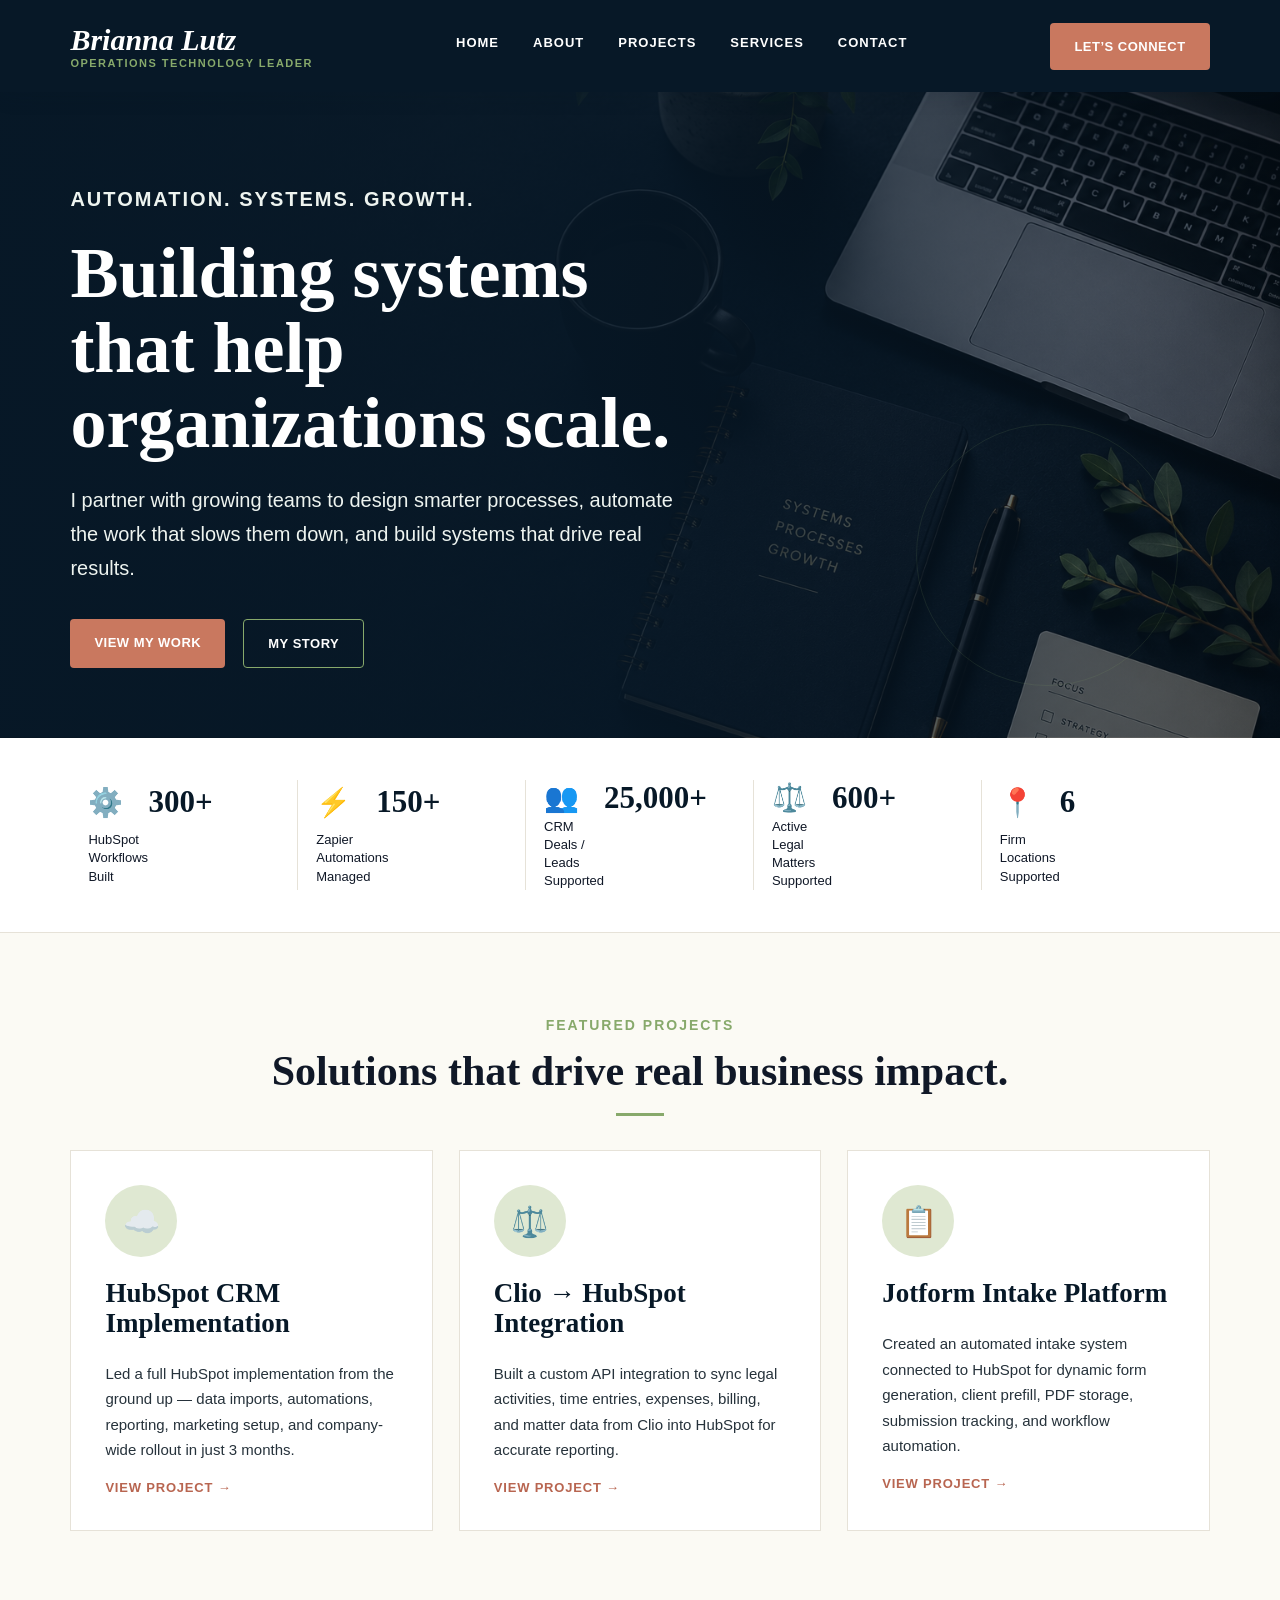
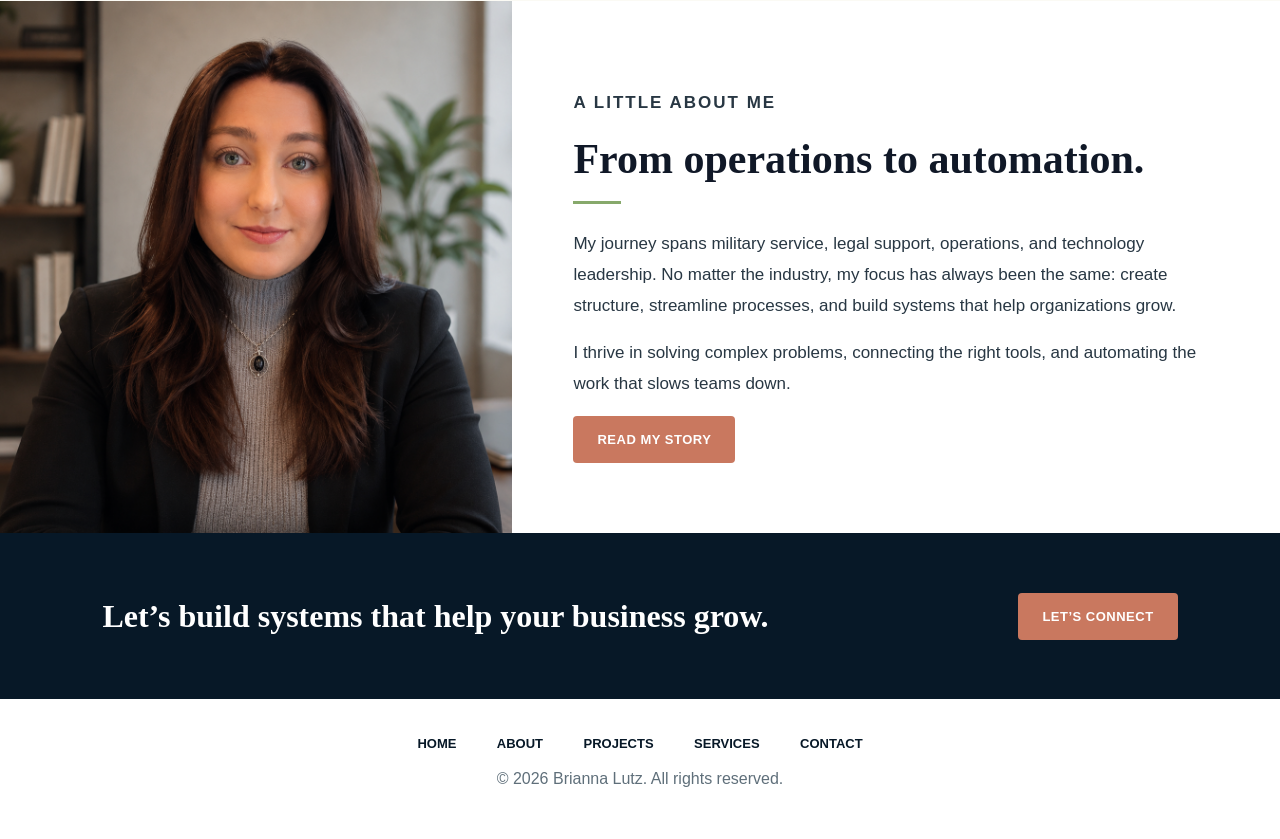
<file: index.html>
<!DOCTYPE html>
<html lang="en">
<head>
  <meta charset="UTF-8" />
  <meta name="viewport" content="width=device-width, initial-scale=1.0" />
  <title>Brianna Lutz | Operations Technology Leader</title>
 <link rel="stylesheet" href="styles.css?v=2" />
</head>
<body>

  <nav class="navbar">
    <div class="brand">
      <div class="brand-name">Brianna Lutz</div>
      <div class="brand-subtitle">Operations Technology Leader</div>
    </div>

    <div class="nav-links">
  <a href="index.html">Home</a>
  <a href="about.html">About</a>

  <div class="nav-dropdown">
    <a href="projects.html" class="dropdown-toggle">Projects</a>
    <div class="dropdown-menu">
      <a href="projects.html">All Projects</a>
      <a href="clio-hubspot-integration.html">Clio → HubSpot Integration</a>
      <a href="jotform-intake-platform.html">Jotform Intake Platform</a>
      <a href="knowledge-base-system.html">Knowledge Base System</a>
    </div>
  </div>

  <a href="services.html">Services</a>
  <a href="contact.html">Contact</a>
</div>

    <a href="contact.html" class="nav-button">Let’s Connect</a>
  </nav>

  <header class="hero">
    <div class="hero-content">
      <p class="eyebrow">Automation. Systems. Growth.</p>
      <h1>Building systems that help organizations scale.</h1>
      <p>
        I partner with growing teams to design smarter processes, automate the work that slows them down, and build systems that drive real results.
      </p>

      <div class="hero-buttons">
        <a href="projects.html" class="button primary">View My Work</a>
        <a href="about.html" class="button outline">My Story</a>
      </div>
    </div>
  </header>

  <section class="stats">
    <div class="stat">
      <span>⚙️</span>
      <h2>300+</h2>
      <p>HubSpot Workflows Built</p>
    </div>

    <div class="stat">
      <span>⚡</span>
      <h2>150+</h2>
      <p>Zapier Automations Managed</p>
    </div>

    <div class="stat">
      <span>👥</span>
      <h2>25,000+</h2>
      <p>CRM Deals / Leads Supported</p>
    </div>

    <div class="stat">
      <span>⚖️</span>
      <h2>600+</h2>
      <p>Active Legal Matters Supported</p>
    </div>

    <div class="stat">
      <span>📍</span>
      <h2>6</h2>
      <p>Firm Locations Supported</p>
    </div>
  </section>

  <section class="section projects-preview">
    <p class="eyebrow center">Featured Projects</p>
    <h2>Solutions that drive real business impact.</h2>

    <div class="card-grid">
      <div class="project-card">
        <div class="icon">☁️</div>
        <h3>HubSpot CRM Implementation</h3>
        <p>
          Led a full HubSpot implementation from the ground up — data imports, automations, reporting, marketing setup, and company-wide rollout in just 3 months.
        </p>
        <a href="projects.html">View Project →</a>
      </div>

      <div class="project-card">
        <div class="icon">⚖️</div>
        <h3>Clio → HubSpot Integration</h3>
        <p>
          Built a custom API integration to sync legal activities, time entries, expenses, billing, and matter data from Clio into HubSpot for accurate reporting.
        </p>
        <a href="projects.html">View Project →</a>
      </div>

      <div class="project-card">
        <div class="icon">📋</div>
        <h3>Jotform Intake Platform</h3>
        <p>
          Created an automated intake system connected to HubSpot for dynamic form generation, client prefill, PDF storage, submission tracking, and workflow automation.
        </p>
        <a href="projects.html">View Project →</a>
      </div>
    </div>
  </section>

  <section class="about-preview">
  <div class="about-image">
    <img src="brianna-headshot.jpg" alt="Brianna Lutz">
  </div>

    <div class="about-text">
      <p class="eyebrow">A Little About Me</p>
      <h2>From operations to automation.</h2>
      <p>
        My journey spans military service, legal support, operations, and technology leadership. No matter the industry, my focus has always been the same: create structure, streamline processes, and build systems that help organizations grow.
      </p>
      <p>
        I thrive in solving complex problems, connecting the right tools, and automating the work that slows teams down.
      </p>
      <a href="about.html" class="button primary">Read My Story</a>
    </div>
  </section>

  <section class="cta">
    <h2>Let’s build systems that help your business grow.</h2>
    <a href="contact.html" class="button primary">Let’s Connect</a>
  </section>

  <footer class="site-footer">
  <div class="footer-links">
    <a href="index.html">Home</a>
    <a href="about.html">About</a>
    <a href="projects.html">Projects</a>
    <a href="services.html">Services</a>
    <a href="contact.html">Contact</a>
  </div>

  <p>© 2026 Brianna Lutz. All rights reserved.</p>
</footer>

</body>
</html>
</file>
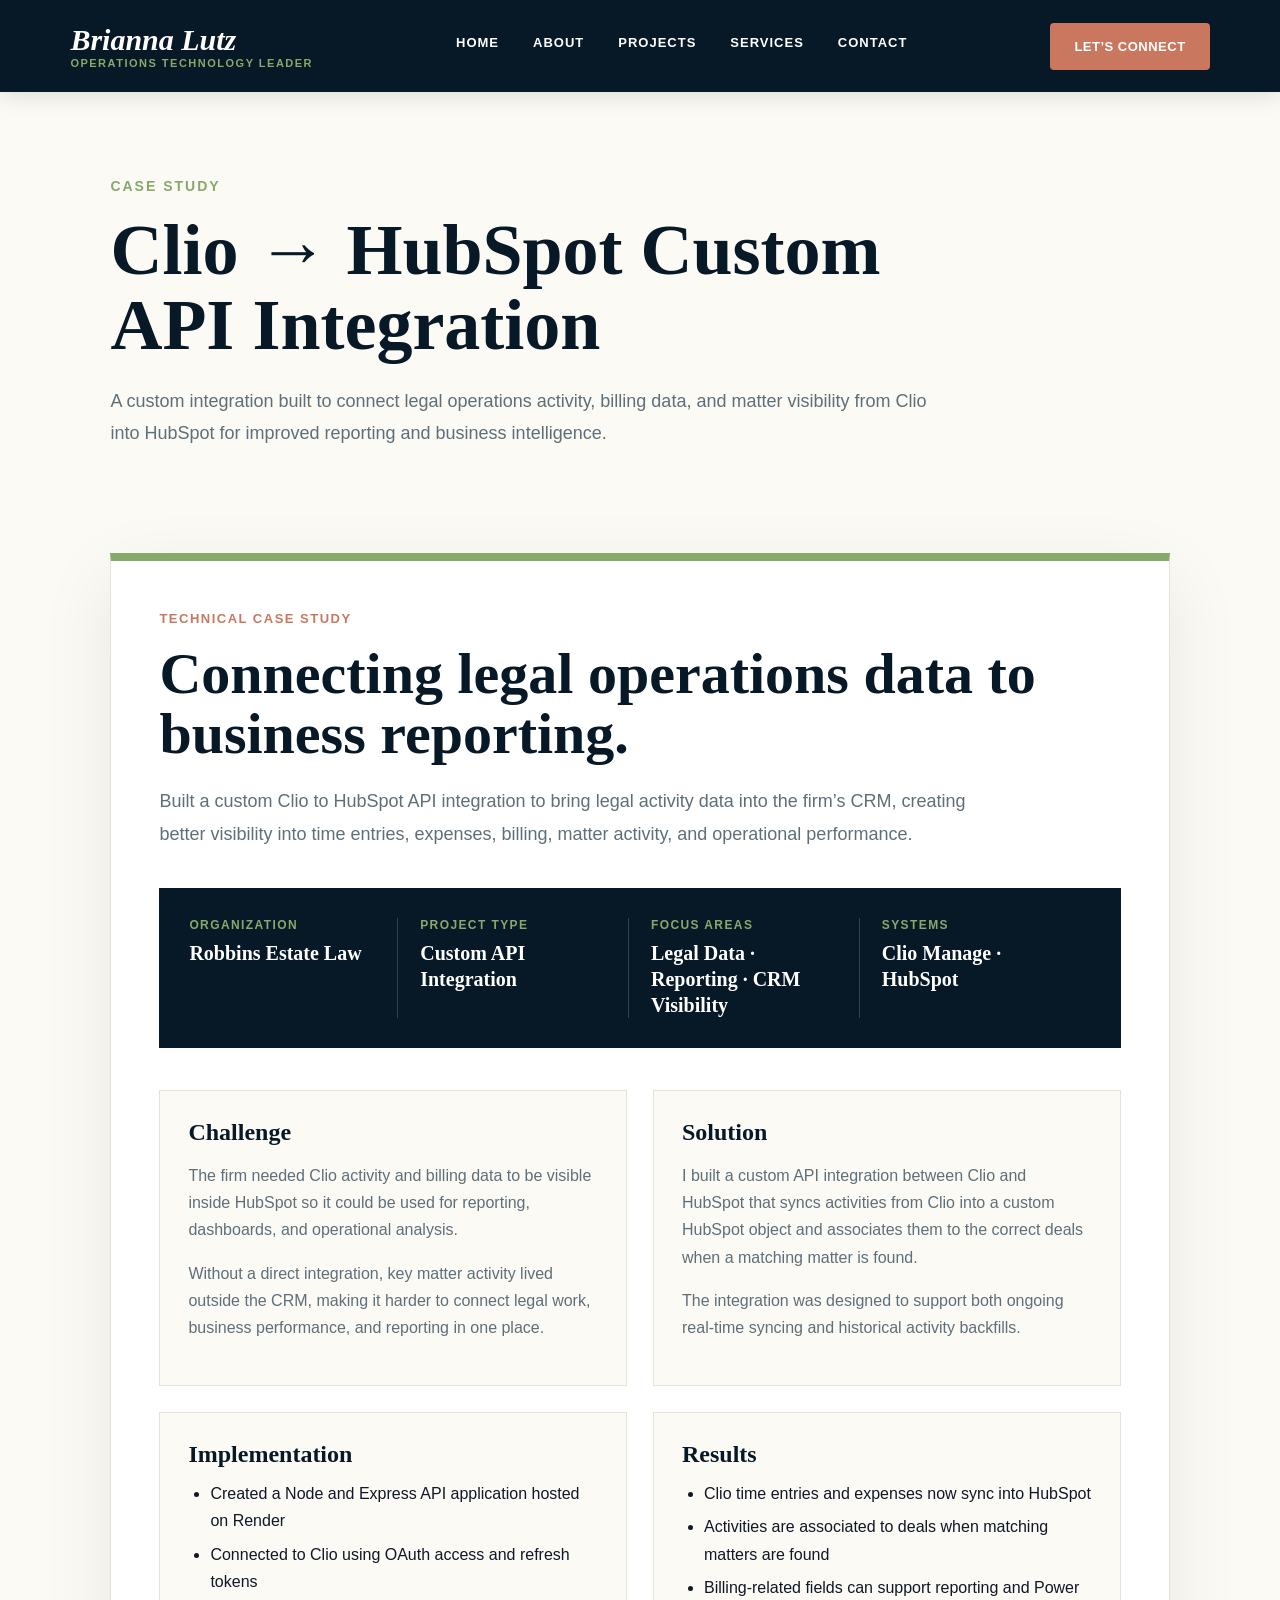
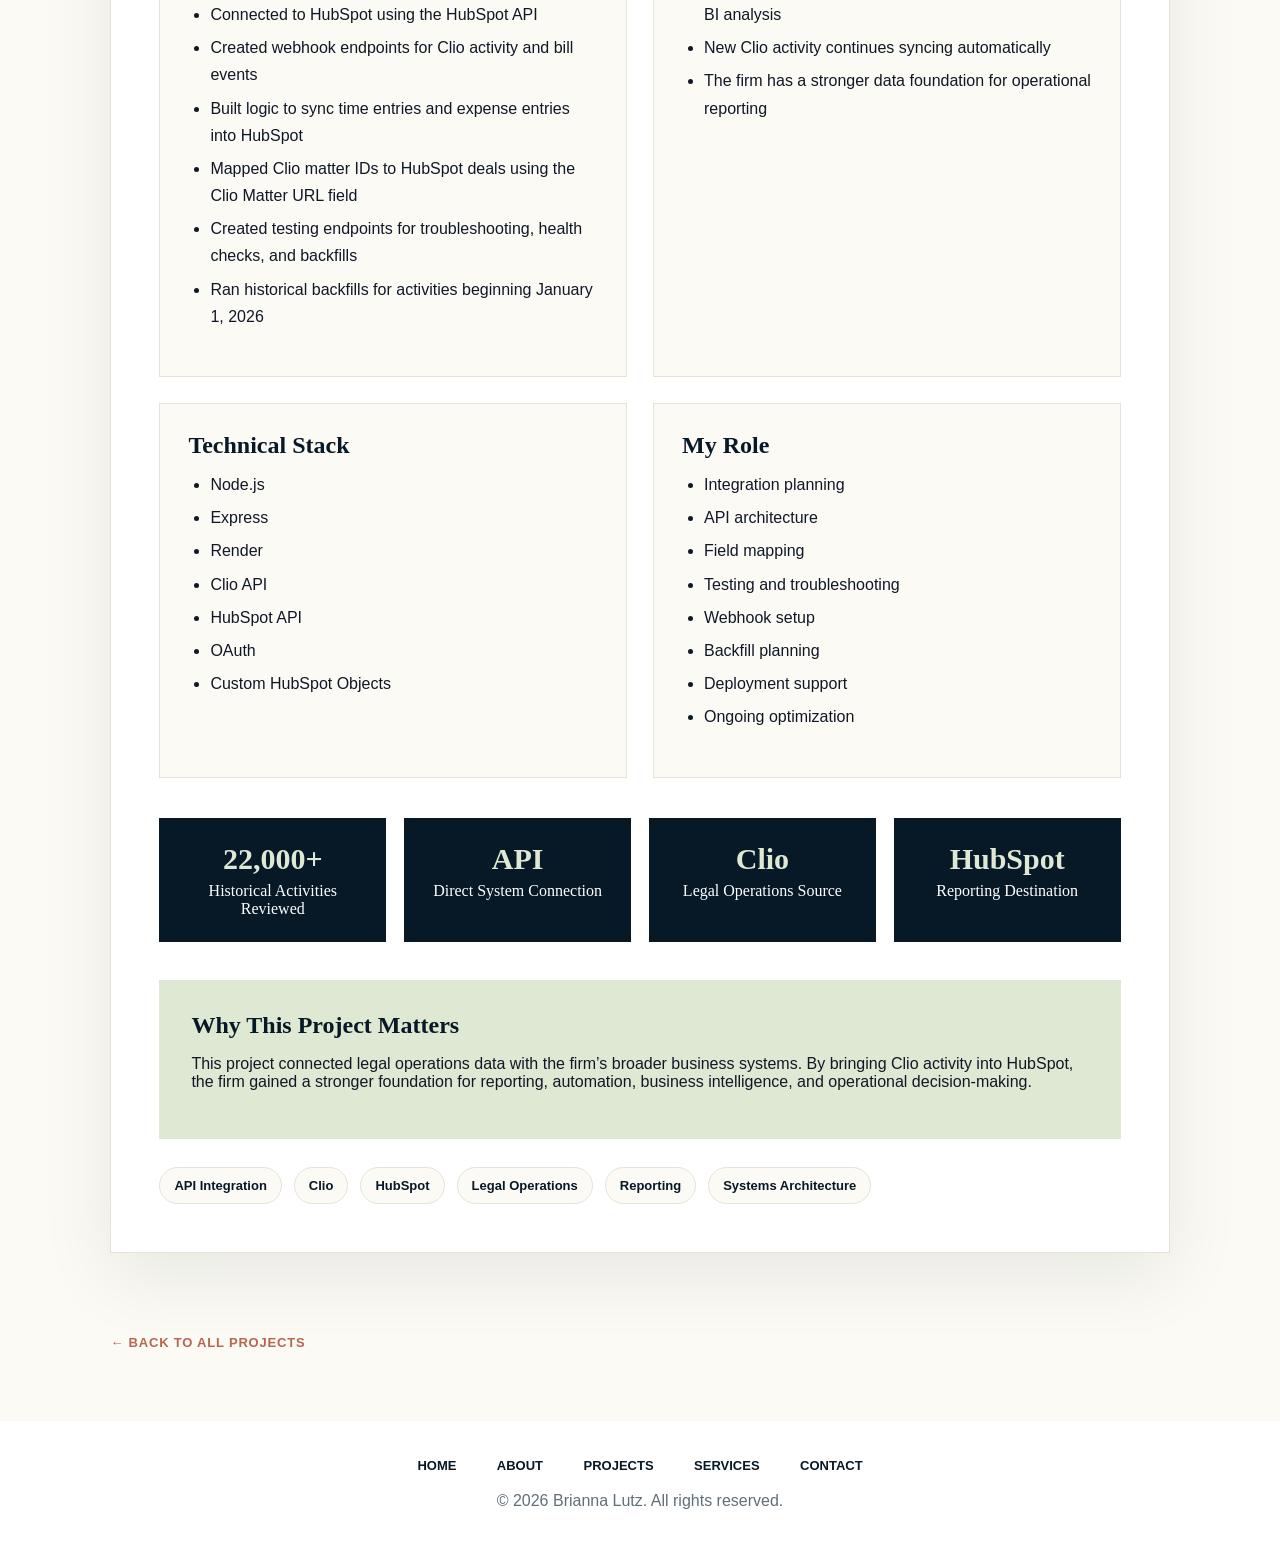
<file: clio-hubspot-integration.html>
<!DOCTYPE html>
<html lang="en">
<head>
  <meta charset="UTF-8" />
  <meta name="viewport" content="width=device-width, initial-scale=1.0" />
  <title>Clio to HubSpot Integration | Brianna Lutz</title>
  <link rel="stylesheet" href="styles.css" />
</head>
<body>

  <nav class="navbar">
    <div class="brand">
      <div class="brand-name">Brianna Lutz</div>
      <div class="brand-subtitle">Operations Technology Leader</div>
    </div>

    <div class="nav-links">
  <a href="index.html">Home</a>
  <a href="about.html">About</a>

  <div class="nav-dropdown">
    <a href="projects.html" class="dropdown-toggle">Projects</a>
    <div class="dropdown-menu">
      <a href="projects.html">All Projects</a>
      <a href="clio-hubspot-integration.html">Clio → HubSpot Integration</a>
      <a href="jotform-intake-platform.html">Jotform Intake Platform</a>
      <a href="knowledge-base-system.html">Knowledge Base System</a>
    </div>
  </div>

  <a href="services.html">Services</a>
  <a href="contact.html">Contact</a>
</div>

    <a href="contact.html" class="nav-button">Let’s Connect</a>
  </nav>

  <main>

  <section class="projects-hero">
    <div class="container">
      <span class="eyebrow">Case Study</span>
      <h1>Clio → HubSpot Custom API Integration</h1>
      <p>
        A custom integration built to connect legal operations activity, billing data,
        and matter visibility from Clio into HubSpot for improved reporting and business intelligence.
      </p>
    </div>
  </section>

  <section class="case-study-section">
    <div class="container">

      <article class="case-study-card featured-case-study">
        <div class="case-study-content">

          <span class="case-study-label">Technical Case Study</span>

          <h2>Connecting legal operations data to business reporting.</h2>

          <p class="case-study-intro">
            Built a custom Clio to HubSpot API integration to bring legal activity data into the firm’s CRM,
            creating better visibility into time entries, expenses, billing, matter activity, and operational performance.
          </p>

          <div class="case-study-banner">
            <div>
              <span>Organization</span>
              <strong>Robbins Estate Law</strong>
            </div>

            <div>
              <span>Project Type</span>
              <strong>Custom API Integration</strong>
            </div>

            <div>
              <span>Focus Areas</span>
              <strong>Legal Data · Reporting · CRM Visibility</strong>
            </div>

            <div>
              <span>Systems</span>
              <strong>Clio Manage · HubSpot</strong>
            </div>
          </div>

          <div class="case-study-grid">
            <div>
              <h3>Challenge</h3>
              <p>
                The firm needed Clio activity and billing data to be visible inside HubSpot so it could be used for
                reporting, dashboards, and operational analysis.
              </p>
              <p>
                Without a direct integration, key matter activity lived outside the CRM, making it harder to connect
                legal work, business performance, and reporting in one place.
              </p>
            </div>

            <div>
              <h3>Solution</h3>
              <p>
                I built a custom API integration between Clio and HubSpot that syncs activities from Clio into a custom
                HubSpot object and associates them to the correct deals when a matching matter is found.
              </p>
              <p>
                The integration was designed to support both ongoing real-time syncing and historical activity backfills.
              </p>
            </div>

            <div>
              <h3>Implementation</h3>
              <ul>
                <li>Created a Node and Express API application hosted on Render</li>
                <li>Connected to Clio using OAuth access and refresh tokens</li>
                <li>Connected to HubSpot using the HubSpot API</li>
                <li>Created webhook endpoints for Clio activity and bill events</li>
                <li>Built logic to sync time entries and expense entries into HubSpot</li>
                <li>Mapped Clio matter IDs to HubSpot deals using the Clio Matter URL field</li>
                <li>Created testing endpoints for troubleshooting, health checks, and backfills</li>
                <li>Ran historical backfills for activities beginning January 1, 2026</li>
              </ul>
            </div>

            <div>
              <h3>Results</h3>
              <ul>
                <li>Clio time entries and expenses now sync into HubSpot</li>
                <li>Activities are associated to deals when matching matters are found</li>
                <li>Billing-related fields can support reporting and Power BI analysis</li>
                <li>New Clio activity continues syncing automatically</li>
                <li>The firm has a stronger data foundation for operational reporting</li>
              </ul>
            </div>

            <div>
              <h3>Technical Stack</h3>
              <ul>
                <li>Node.js</li>
                <li>Express</li>
                <li>Render</li>
                <li>Clio API</li>
                <li>HubSpot API</li>
                <li>OAuth</li>
                <li>Custom HubSpot Objects</li>
              </ul>
            </div>

            <div>
              <h3>My Role</h3>
              <ul>
                <li>Integration planning</li>
                <li>API architecture</li>
                <li>Field mapping</li>
                <li>Testing and troubleshooting</li>
                <li>Webhook setup</li>
                <li>Backfill planning</li>
                <li>Deployment support</li>
                <li>Ongoing optimization</li>
              </ul>
            </div>
          </div>

          <div class="case-study-metrics">
            <div>
              <strong>22,000+</strong>
              <span>Historical Activities Reviewed</span>
            </div>
            <div>
              <strong>API</strong>
              <span>Direct System Connection</span>
            </div>
            <div>
              <strong>Clio</strong>
              <span>Legal Operations Source</span>
            </div>
            <div>
              <strong>HubSpot</strong>
              <span>Reporting Destination</span>
            </div>
          </div>

          <div class="case-study-details">
            <h3>Why This Project Matters</h3>
            <p>
              This project connected legal operations data with the firm’s broader business systems.
              By bringing Clio activity into HubSpot, the firm gained a stronger foundation for reporting,
              automation, business intelligence, and operational decision-making.
            </p>
          </div>

          <div class="case-study-tags">
            <span>API Integration</span>
            <span>Clio</span>
            <span>HubSpot</span>
            <span>Legal Operations</span>
            <span>Reporting</span>
            <span>Systems Architecture</span>
          </div>

        </div>
      </article>

    </div>
  </section>

    <section class="back-to-projects">
  <div class="container">
    <a href="projects.html">← Back to All Projects</a>
  </div>
</section>

</main>

  <footer class="site-footer">
  <div class="footer-links">
    <a href="index.html">Home</a>
    <a href="about.html">About</a>
    <a href="projects.html">Projects</a>
    <a href="services.html">Services</a>
    <a href="contact.html">Contact</a>
  </div>

  <p>© 2026 Brianna Lutz. All rights reserved.</p>
</footer>

</body>
</html>
</file>
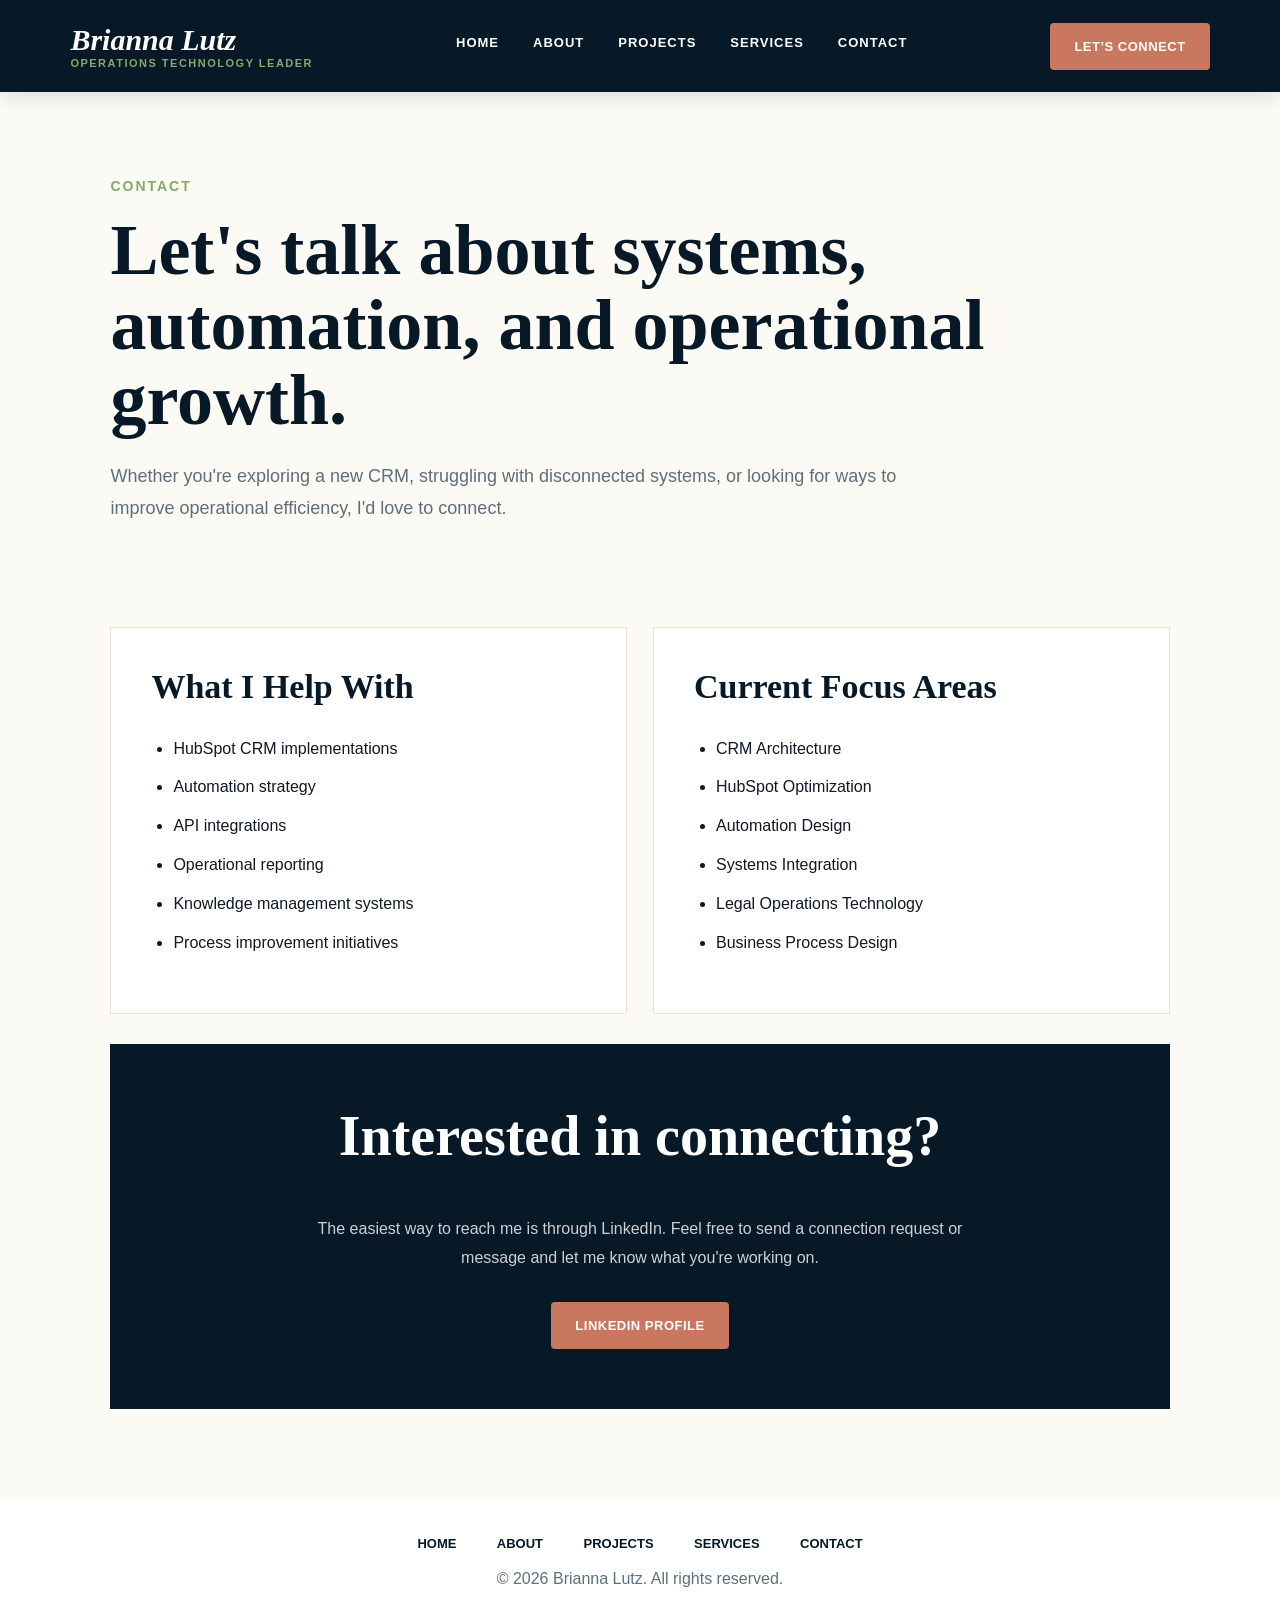
<file: contact.html>
<!DOCTYPE html>
<html lang="en">
<head>
  <meta charset="UTF-8" />
  <meta name="viewport" content="width=device-width, initial-scale=1.0" />
  <title>Contact | Brianna Lutz</title>
  <link rel="stylesheet" href="styles.css" />
</head>
<body>

  <nav class="navbar">
    <div class="brand">
      <div class="brand-name">Brianna Lutz</div>
      <div class="brand-subtitle">Operations Technology Leader</div>
    </div>

    <div class="nav-links">
  <a href="index.html">Home</a>
  <a href="about.html">About</a>

  <div class="nav-dropdown">
    <a href="projects.html" class="dropdown-toggle">Projects</a>
    <div class="dropdown-menu">
      <a href="projects.html">All Projects</a>
      <a href="clio-hubspot-integration.html">Clio → HubSpot Integration</a>
      <a href="jotform-intake-platform.html">Jotform Intake Platform</a>
      <a href="knowledge-base-system.html">Knowledge Base System</a>
    </div>
  </div>

  <a href="services.html">Services</a>
  <a href="contact.html">Contact</a>
</div>

    <a href="contact.html" class="nav-button">Let’s Connect</a>
  </nav>

  <main>

    <section class="projects-hero">
      <div class="container">
        <span class="eyebrow">Contact</span>
        <h1>Let's talk about systems, automation, and operational growth.</h1>
        <p>
          Whether you're exploring a new CRM, struggling with disconnected systems,
          or looking for ways to improve operational efficiency, I'd love to connect.
        </p>
      </div>
    </section>

    <section class="contact-section">
      <div class="container">

        <div class="contact-grid">

          <div class="contact-card">
            <h2>What I Help With</h2>

            <ul>
              <li>HubSpot CRM implementations</li>
              <li>Automation strategy</li>
              <li>API integrations</li>
              <li>Operational reporting</li>
              <li>Knowledge management systems</li>
              <li>Process improvement initiatives</li>
            </ul>
          </div>

          <div class="contact-card">
            <h2>Current Focus Areas</h2>

            <ul>
              <li>CRM Architecture</li>
              <li>HubSpot Optimization</li>
              <li>Automation Design</li>
              <li>Systems Integration</li>
              <li>Legal Operations Technology</li>
              <li>Business Process Design</li>
            </ul>
          </div>

        </div>

        <div class="contact-cta-card">
          <h2>Interested in connecting?</h2>

          <p>
            The easiest way to reach me is through LinkedIn. Feel free to send a connection request
            or message and let me know what you're working on.
          </p>

          <a href="https://www.linkedin.com/in/brianna-lutz-37b262224/" class="button primary">
            LinkedIn Profile
          </a>

        </div>

      </div>
    </section>

  </main>

  <footer class="site-footer">
  <div class="footer-links">
    <a href="index.html">Home</a>
    <a href="about.html">About</a>
    <a href="projects.html">Projects</a>
    <a href="services.html">Services</a>
    <a href="contact.html">Contact</a>
  </div>

  <p>© 2026 Brianna Lutz. All rights reserved.</p>
</footer>

</body>
</html>
</file>
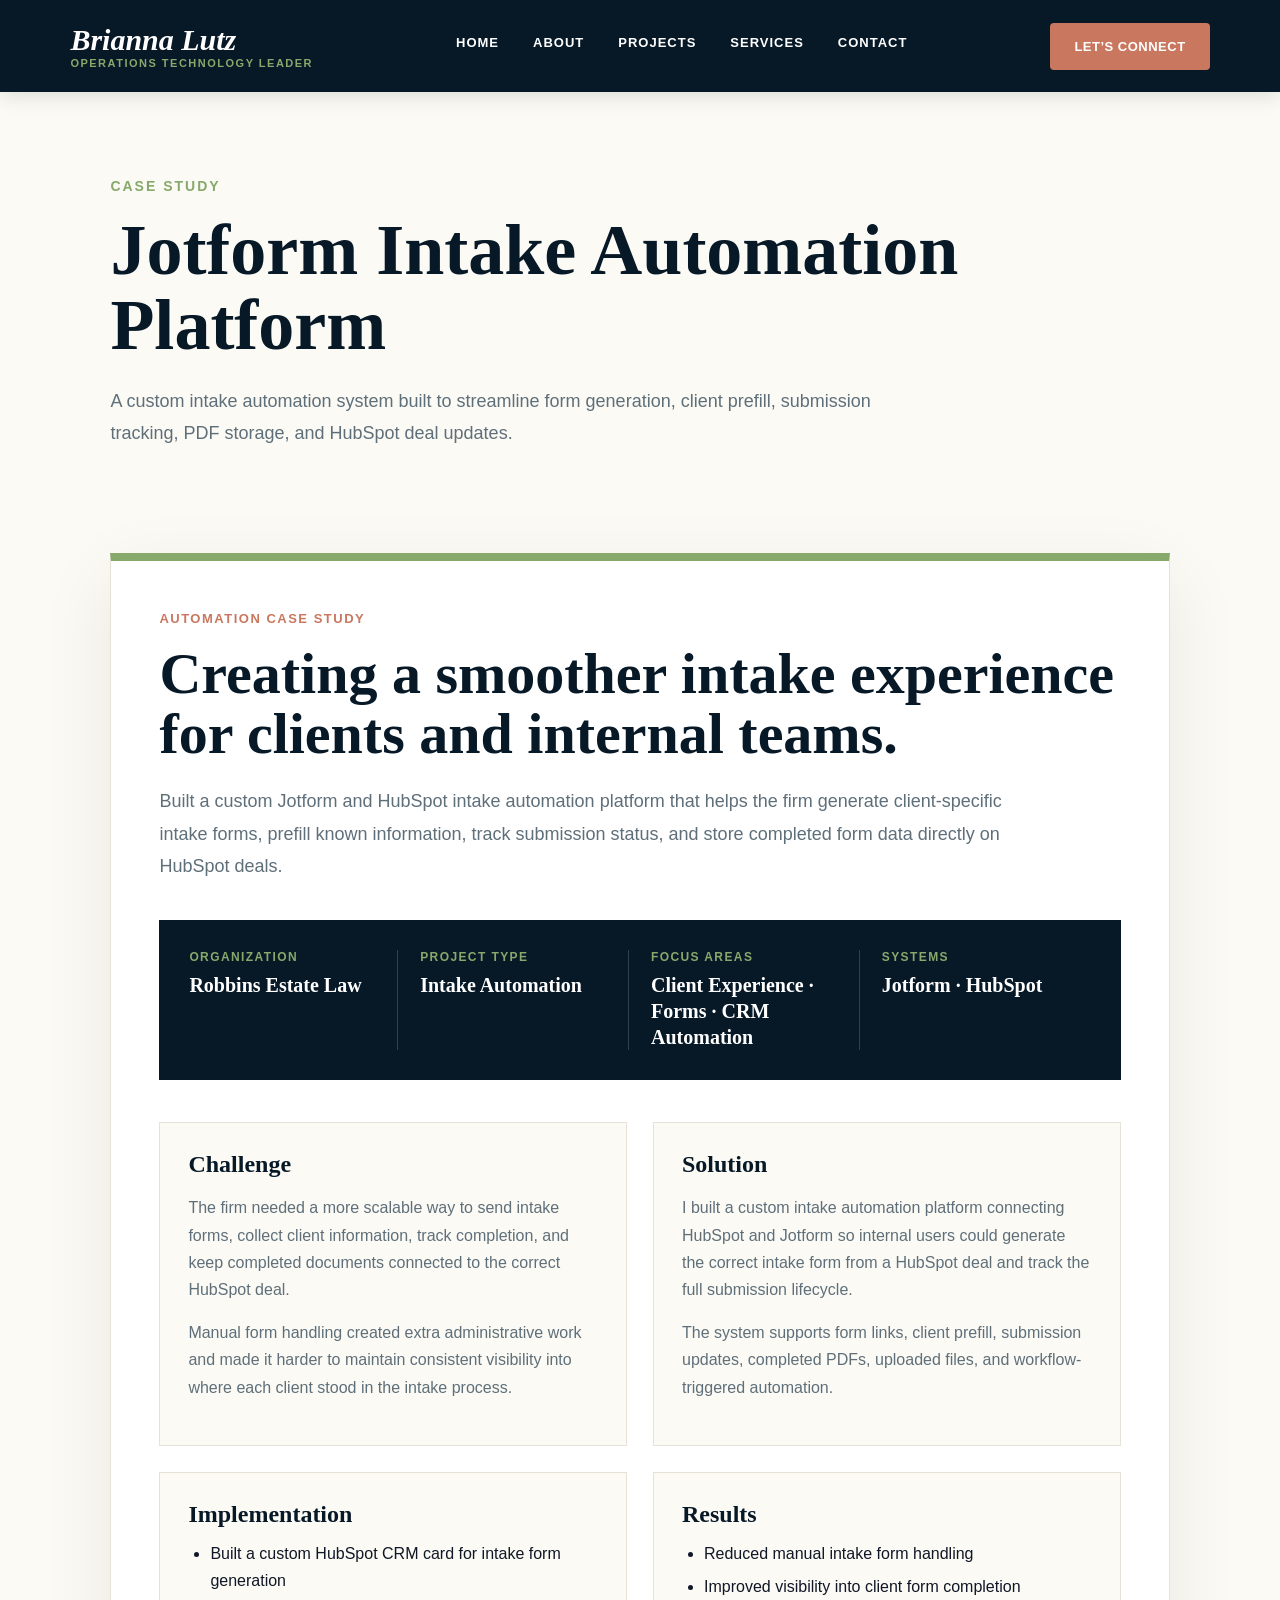
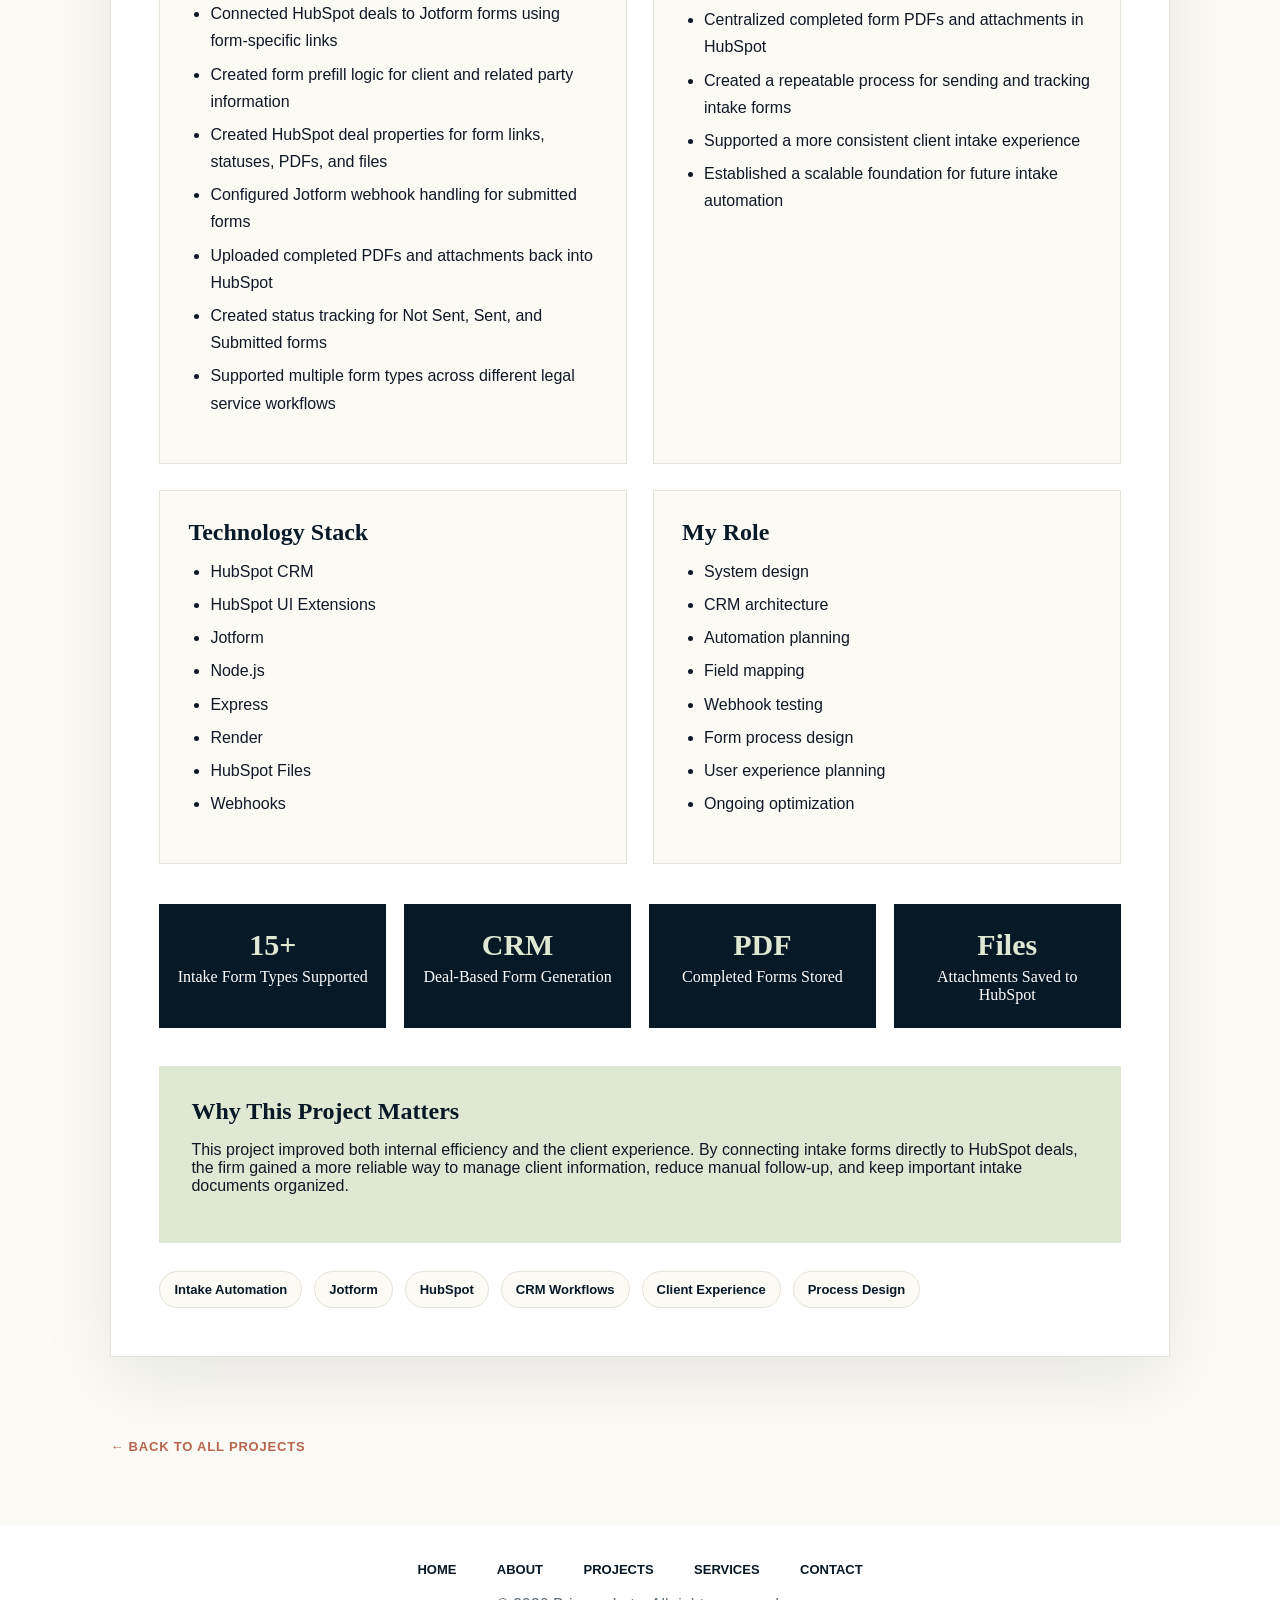
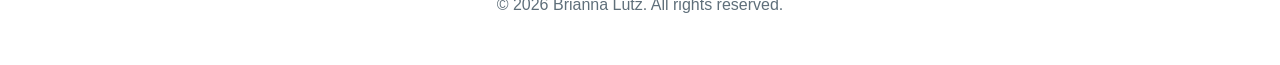
<file: jotform-intake-platform.html>
<!DOCTYPE html>
<html lang="en">
<head>
  <meta charset="UTF-8" />
  <meta name="viewport" content="width=device-width, initial-scale=1.0" />
  <title>Jotform Intake Platform | Brianna Lutz</title>
  <link rel="stylesheet" href="styles.css" />
</head>
<body>

  <nav class="navbar">
    <div class="brand">
      <div class="brand-name">Brianna Lutz</div>
      <div class="brand-subtitle">Operations Technology Leader</div>
    </div>

    <div class="nav-links">
  <a href="index.html">Home</a>
  <a href="about.html">About</a>

  <div class="nav-dropdown">
    <a href="projects.html" class="dropdown-toggle">Projects</a>
    <div class="dropdown-menu">
      <a href="projects.html">All Projects</a>
      <a href="clio-hubspot-integration.html">Clio → HubSpot Integration</a>
      <a href="jotform-intake-platform.html">Jotform Intake Platform</a>
      <a href="knowledge-base-system.html">Knowledge Base System</a>
    </div>
  </div>

  <a href="services.html">Services</a>
  <a href="contact.html">Contact</a>
</div>

    <a href="contact.html" class="nav-button">Let’s Connect</a>
  </nav>

  <main>

    <section class="projects-hero">
      <div class="container">
        <span class="eyebrow">Case Study</span>
        <h1>Jotform Intake Automation Platform</h1>
        <p>
          A custom intake automation system built to streamline form generation, client prefill,
          submission tracking, PDF storage, and HubSpot deal updates.
        </p>
      </div>
    </section>

    <section class="case-study-section">
      <div class="container">

        <article class="case-study-card featured-case-study">
          <div class="case-study-content">

            <span class="case-study-label">Automation Case Study</span>

            <h2>Creating a smoother intake experience for clients and internal teams.</h2>

            <p class="case-study-intro">
              Built a custom Jotform and HubSpot intake automation platform that helps the firm generate
              client-specific intake forms, prefill known information, track submission status, and store
              completed form data directly on HubSpot deals.
            </p>

            <div class="case-study-banner">
              <div>
                <span>Organization</span>
                <strong>Robbins Estate Law</strong>
              </div>

              <div>
                <span>Project Type</span>
                <strong>Intake Automation</strong>
              </div>

              <div>
                <span>Focus Areas</span>
                <strong>Client Experience · Forms · CRM Automation</strong>
              </div>

              <div>
                <span>Systems</span>
                <strong>Jotform · HubSpot</strong>
              </div>
            </div>

            <div class="case-study-grid">
              <div>
                <h3>Challenge</h3>
                <p>
                  The firm needed a more scalable way to send intake forms, collect client information,
                  track completion, and keep completed documents connected to the correct HubSpot deal.
                </p>
                <p>
                  Manual form handling created extra administrative work and made it harder to maintain
                  consistent visibility into where each client stood in the intake process.
                </p>
              </div>

              <div>
                <h3>Solution</h3>
                <p>
                  I built a custom intake automation platform connecting HubSpot and Jotform so internal
                  users could generate the correct intake form from a HubSpot deal and track the full
                  submission lifecycle.
                </p>
                <p>
                  The system supports form links, client prefill, submission updates, completed PDFs,
                  uploaded files, and workflow-triggered automation.
                </p>
              </div>

              <div>
                <h3>Implementation</h3>
                <ul>
                  <li>Built a custom HubSpot CRM card for intake form generation</li>
                  <li>Connected HubSpot deals to Jotform forms using form-specific links</li>
                  <li>Created form prefill logic for client and related party information</li>
                  <li>Created HubSpot deal properties for form links, statuses, PDFs, and files</li>
                  <li>Configured Jotform webhook handling for submitted forms</li>
                  <li>Uploaded completed PDFs and attachments back into HubSpot</li>
                  <li>Created status tracking for Not Sent, Sent, and Submitted forms</li>
                  <li>Supported multiple form types across different legal service workflows</li>
                </ul>
              </div>

              <div>
                <h3>Results</h3>
                <ul>
                  <li>Reduced manual intake form handling</li>
                  <li>Improved visibility into client form completion</li>
                  <li>Centralized completed form PDFs and attachments in HubSpot</li>
                  <li>Created a repeatable process for sending and tracking intake forms</li>
                  <li>Supported a more consistent client intake experience</li>
                  <li>Established a scalable foundation for future intake automation</li>
                </ul>
              </div>

              <div>
                <h3>Technology Stack</h3>
                <ul>
                  <li>HubSpot CRM</li>
                  <li>HubSpot UI Extensions</li>
                  <li>Jotform</li>
                  <li>Node.js</li>
                  <li>Express</li>
                  <li>Render</li>
                  <li>HubSpot Files</li>
                  <li>Webhooks</li>
                </ul>
              </div>

              <div>
                <h3>My Role</h3>
                <ul>
                  <li>System design</li>
                  <li>CRM architecture</li>
                  <li>Automation planning</li>
                  <li>Field mapping</li>
                  <li>Webhook testing</li>
                  <li>Form process design</li>
                  <li>User experience planning</li>
                  <li>Ongoing optimization</li>
                </ul>
              </div>
            </div>

            <div class="case-study-metrics">
              <div>
                <strong>15+</strong>
                <span>Intake Form Types Supported</span>
              </div>
              <div>
                <strong>CRM</strong>
                <span>Deal-Based Form Generation</span>
              </div>
              <div>
                <strong>PDF</strong>
                <span>Completed Forms Stored</span>
              </div>
              <div>
                <strong>Files</strong>
                <span>Attachments Saved to HubSpot</span>
              </div>
            </div>

            <div class="case-study-details">
              <h3>Why This Project Matters</h3>
              <p>
                This project improved both internal efficiency and the client experience. By connecting
                intake forms directly to HubSpot deals, the firm gained a more reliable way to manage
                client information, reduce manual follow-up, and keep important intake documents organized.
              </p>
            </div>

            <div class="case-study-tags">
              <span>Intake Automation</span>
              <span>Jotform</span>
              <span>HubSpot</span>
              <span>CRM Workflows</span>
              <span>Client Experience</span>
              <span>Process Design</span>
            </div>

          </div>
        </article>

      </div>
    </section>

    <section class="back-to-projects">
      <div class="container">
        <a href="projects.html">← Back to All Projects</a>
      </div>
    </section>

  </main>

  <footer class="site-footer">
  <div class="footer-links">
    <a href="index.html">Home</a>
    <a href="about.html">About</a>
    <a href="projects.html">Projects</a>
    <a href="services.html">Services</a>
    <a href="contact.html">Contact</a>
  </div>

  <p>© 2026 Brianna Lutz. All rights reserved.</p>
</footer>

</body>
</html>
</file>
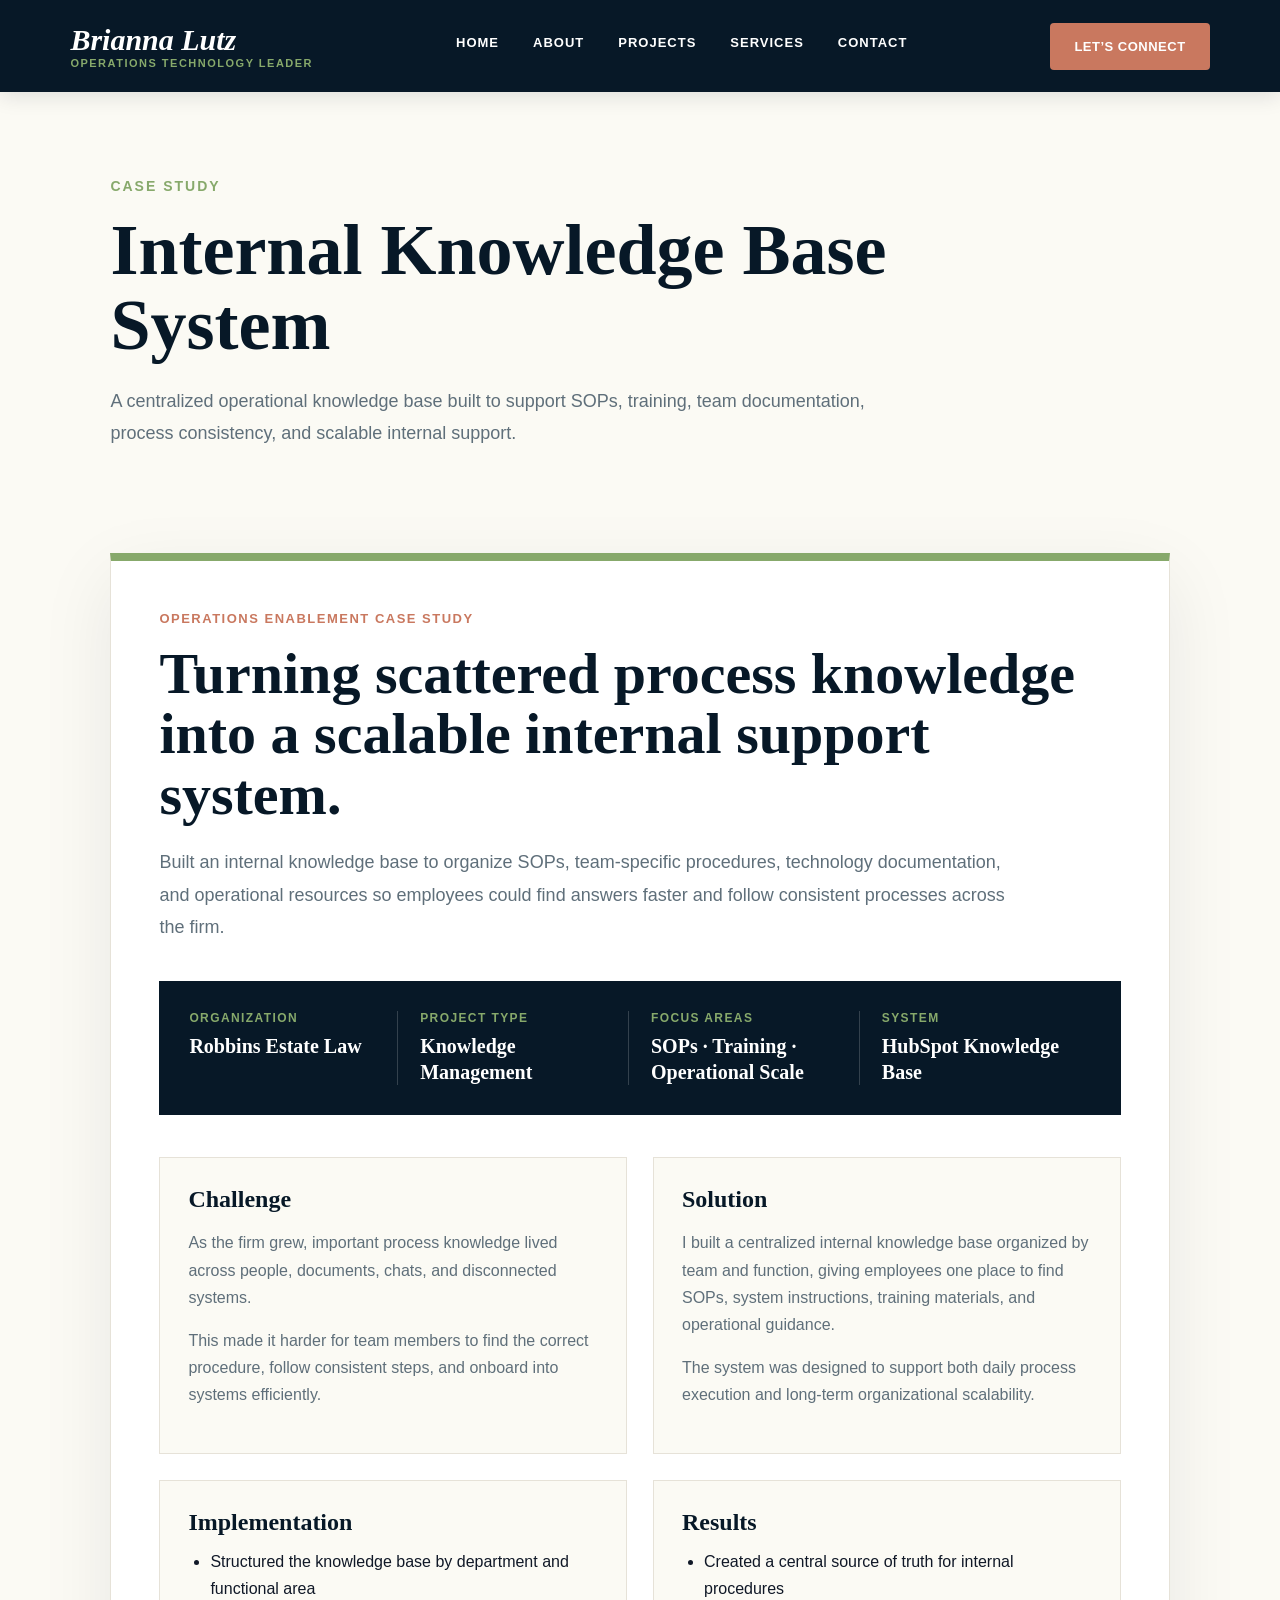
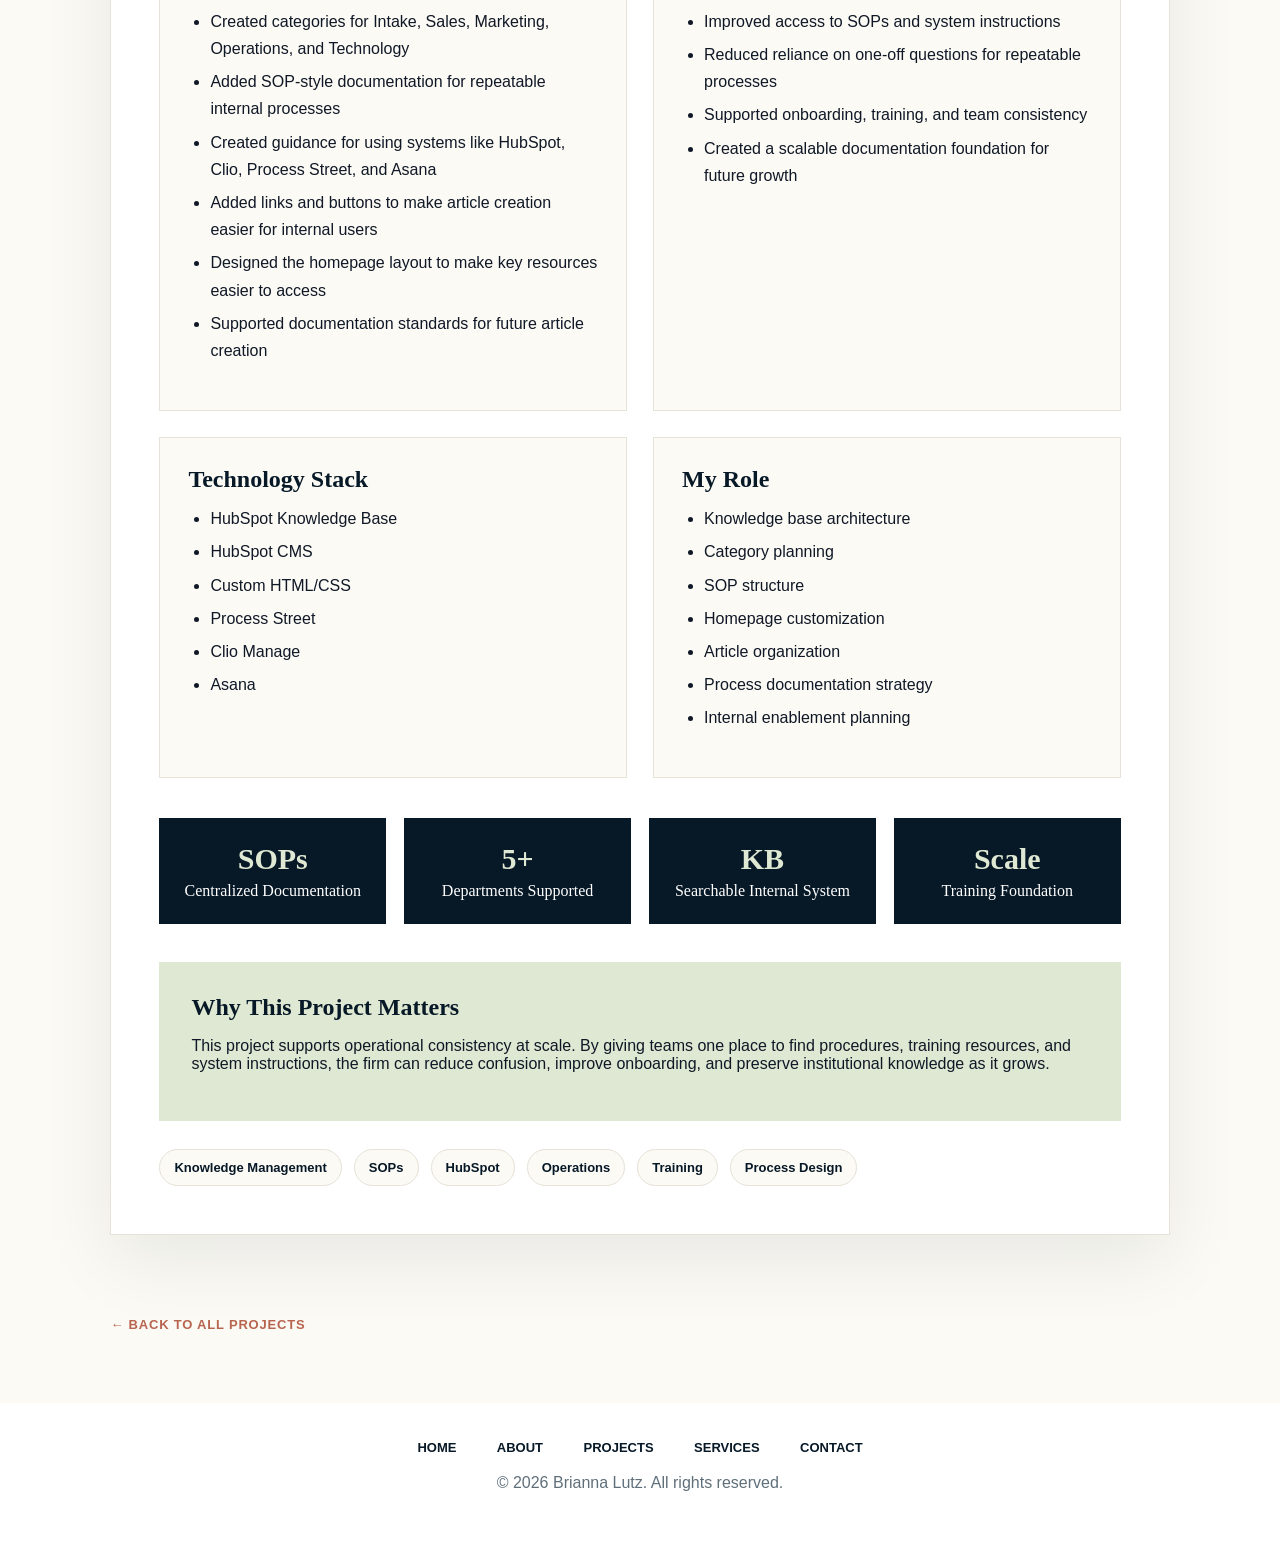
<file: knowledge-base-system.html>
<!DOCTYPE html>
<html lang="en">
<head>
  <meta charset="UTF-8" />
  <meta name="viewport" content="width=device-width, initial-scale=1.0" />
  <title>Knowledge Base System | Brianna Lutz</title>
  <link rel="stylesheet" href="styles.css" />
</head>
<body>

  <nav class="navbar">
    <div class="brand">
      <div class="brand-name">Brianna Lutz</div>
      <div class="brand-subtitle">Operations Technology Leader</div>
    </div>

    <div class="nav-links">
  <a href="index.html">Home</a>
  <a href="about.html">About</a>

  <div class="nav-dropdown">
    <a href="projects.html" class="dropdown-toggle">Projects</a>
    <div class="dropdown-menu">
      <a href="projects.html">All Projects</a>
      <a href="clio-hubspot-integration.html">Clio → HubSpot Integration</a>
      <a href="jotform-intake-platform.html">Jotform Intake Platform</a>
      <a href="knowledge-base-system.html">Knowledge Base System</a>
    </div>
  </div>

  <a href="services.html">Services</a>
  <a href="contact.html">Contact</a>
</div>

    <a href="contact.html" class="nav-button">Let’s Connect</a>
  </nav>

  <main>

    <section class="projects-hero">
      <div class="container">
        <span class="eyebrow">Case Study</span>
        <h1>Internal Knowledge Base System</h1>
        <p>
          A centralized operational knowledge base built to support SOPs, training, team documentation,
          process consistency, and scalable internal support.
        </p>
      </div>
    </section>

    <section class="case-study-section">
      <div class="container">
        <article class="case-study-card featured-case-study">
          <div class="case-study-content">

            <span class="case-study-label">Operations Enablement Case Study</span>

            <h2>Turning scattered process knowledge into a scalable internal support system.</h2>

            <p class="case-study-intro">
              Built an internal knowledge base to organize SOPs, team-specific procedures, technology
              documentation, and operational resources so employees could find answers faster and follow
              consistent processes across the firm.
            </p>

            <div class="case-study-banner">
              <div>
                <span>Organization</span>
                <strong>Robbins Estate Law</strong>
              </div>

              <div>
                <span>Project Type</span>
                <strong>Knowledge Management</strong>
              </div>

              <div>
                <span>Focus Areas</span>
                <strong>SOPs · Training · Operational Scale</strong>
              </div>

              <div>
                <span>System</span>
                <strong>HubSpot Knowledge Base</strong>
              </div>
            </div>

            <div class="case-study-grid">
              <div>
                <h3>Challenge</h3>
                <p>
                  As the firm grew, important process knowledge lived across people, documents,
                  chats, and disconnected systems.
                </p>
                <p>
                  This made it harder for team members to find the correct procedure, follow
                  consistent steps, and onboard into systems efficiently.
                </p>
              </div>

              <div>
                <h3>Solution</h3>
                <p>
                  I built a centralized internal knowledge base organized by team and function,
                  giving employees one place to find SOPs, system instructions, training materials,
                  and operational guidance.
                </p>
                <p>
                  The system was designed to support both daily process execution and long-term
                  organizational scalability.
                </p>
              </div>

              <div>
                <h3>Implementation</h3>
                <ul>
                  <li>Structured the knowledge base by department and functional area</li>
                  <li>Created categories for Intake, Sales, Marketing, Operations, and Technology</li>
                  <li>Added SOP-style documentation for repeatable internal processes</li>
                  <li>Created guidance for using systems like HubSpot, Clio, Process Street, and Asana</li>
                  <li>Added links and buttons to make article creation easier for internal users</li>
                  <li>Designed the homepage layout to make key resources easier to access</li>
                  <li>Supported documentation standards for future article creation</li>
                </ul>
              </div>

              <div>
                <h3>Results</h3>
                <ul>
                  <li>Created a central source of truth for internal procedures</li>
                  <li>Improved access to SOPs and system instructions</li>
                  <li>Reduced reliance on one-off questions for repeatable processes</li>
                  <li>Supported onboarding, training, and team consistency</li>
                  <li>Created a scalable documentation foundation for future growth</li>
                </ul>
              </div>

              <div>
                <h3>Technology Stack</h3>
                <ul>
                  <li>HubSpot Knowledge Base</li>
                  <li>HubSpot CMS</li>
                  <li>Custom HTML/CSS</li>
                  <li>Process Street</li>
                  <li>Clio Manage</li>
                  <li>Asana</li>
                </ul>
              </div>

              <div>
                <h3>My Role</h3>
                <ul>
                  <li>Knowledge base architecture</li>
                  <li>Category planning</li>
                  <li>SOP structure</li>
                  <li>Homepage customization</li>
                  <li>Article organization</li>
                  <li>Process documentation strategy</li>
                  <li>Internal enablement planning</li>
                </ul>
              </div>
            </div>

            <div class="case-study-metrics">
              <div>
                <strong>SOPs</strong>
                <span>Centralized Documentation</span>
              </div>
              <div>
                <strong>5+</strong>
                <span>Departments Supported</span>
              </div>
              <div>
                <strong>KB</strong>
                <span>Searchable Internal System</span>
              </div>
              <div>
                <strong>Scale</strong>
                <span>Training Foundation</span>
              </div>
            </div>

            <div class="case-study-details">
              <h3>Why This Project Matters</h3>
              <p>
                This project supports operational consistency at scale. By giving teams one place
                to find procedures, training resources, and system instructions, the firm can reduce
                confusion, improve onboarding, and preserve institutional knowledge as it grows.
              </p>
            </div>

            <div class="case-study-tags">
              <span>Knowledge Management</span>
              <span>SOPs</span>
              <span>HubSpot</span>
              <span>Operations</span>
              <span>Training</span>
              <span>Process Design</span>
            </div>

          </div>
        </article>
      </div>
    </section>

    <section class="back-to-projects">
      <div class="container">
        <a href="projects.html">← Back to All Projects</a>
      </div>
    </section>

  </main>

  <footer class="site-footer">
  <div class="footer-links">
    <a href="index.html">Home</a>
    <a href="about.html">About</a>
    <a href="projects.html">Projects</a>
    <a href="services.html">Services</a>
    <a href="contact.html">Contact</a>
  </div>

  <p>© 2026 Brianna Lutz. All rights reserved.</p>
</footer>

</body>
</html>
</file>
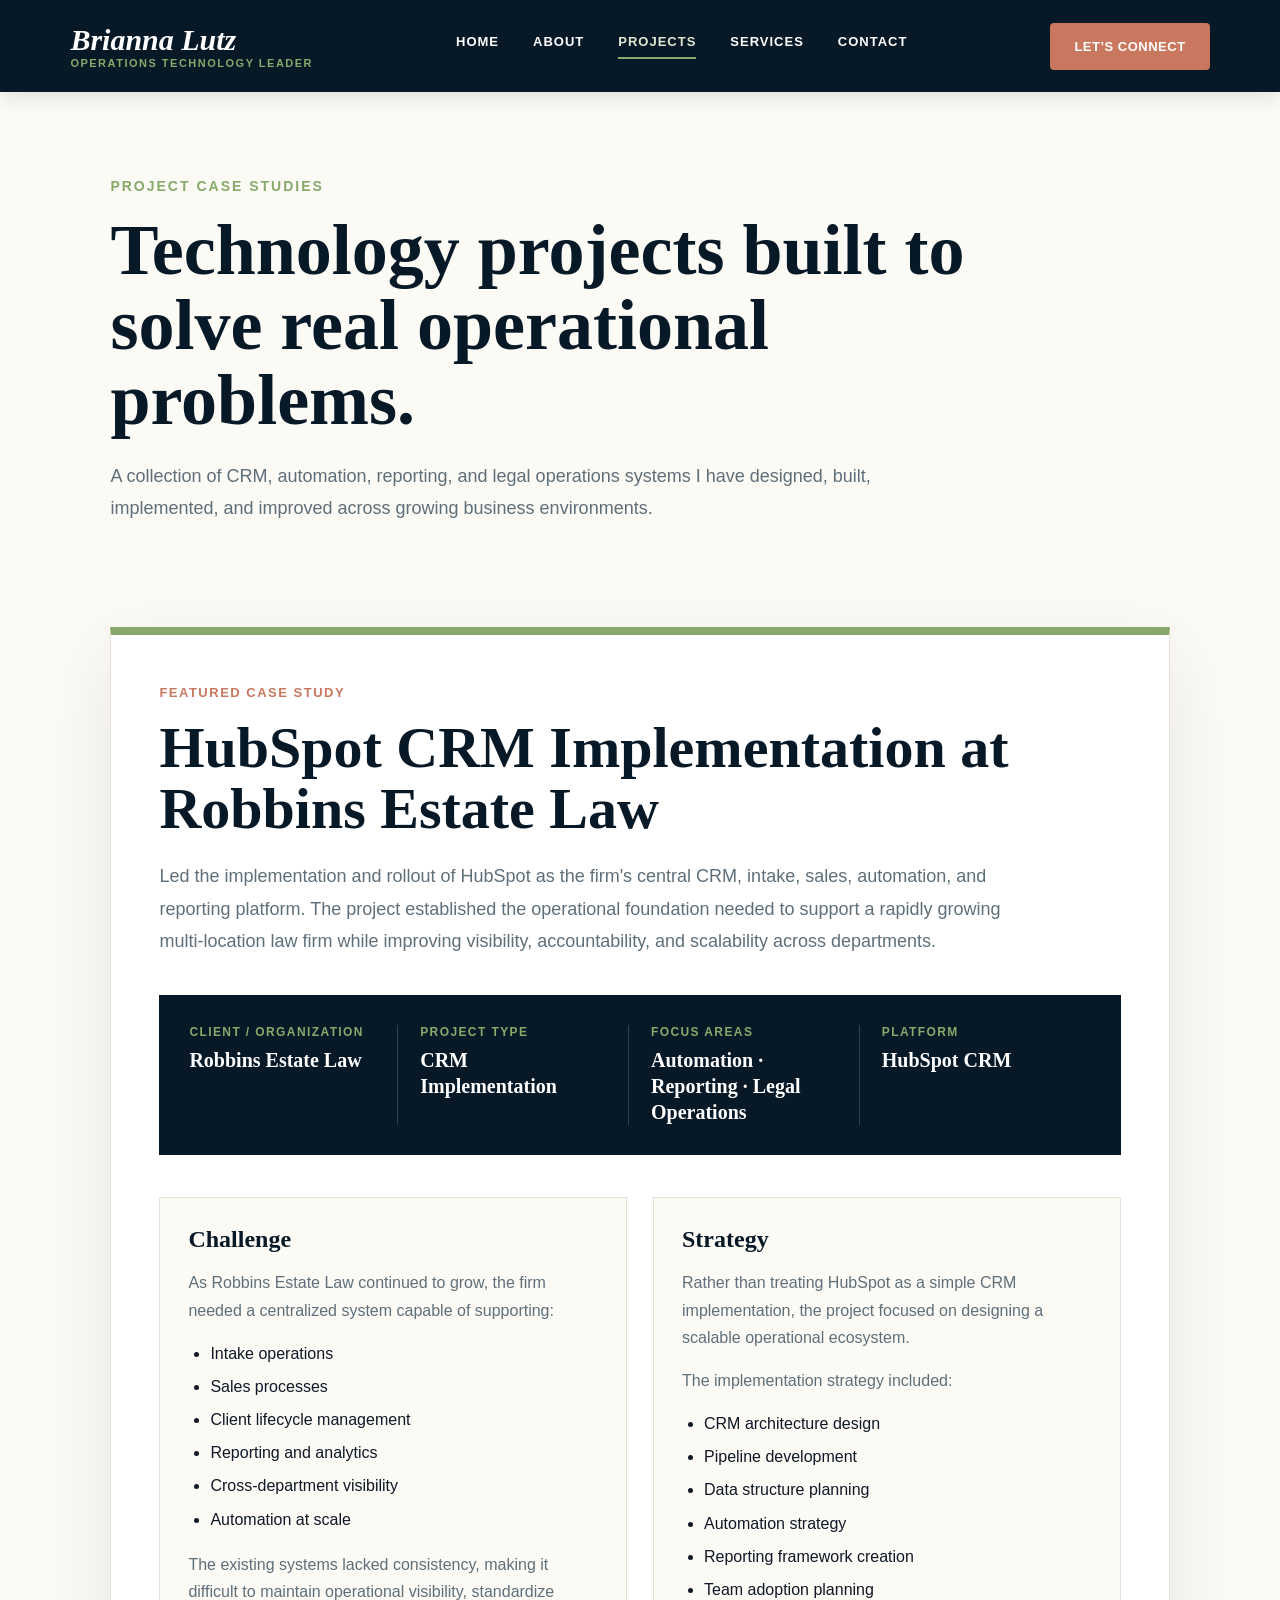
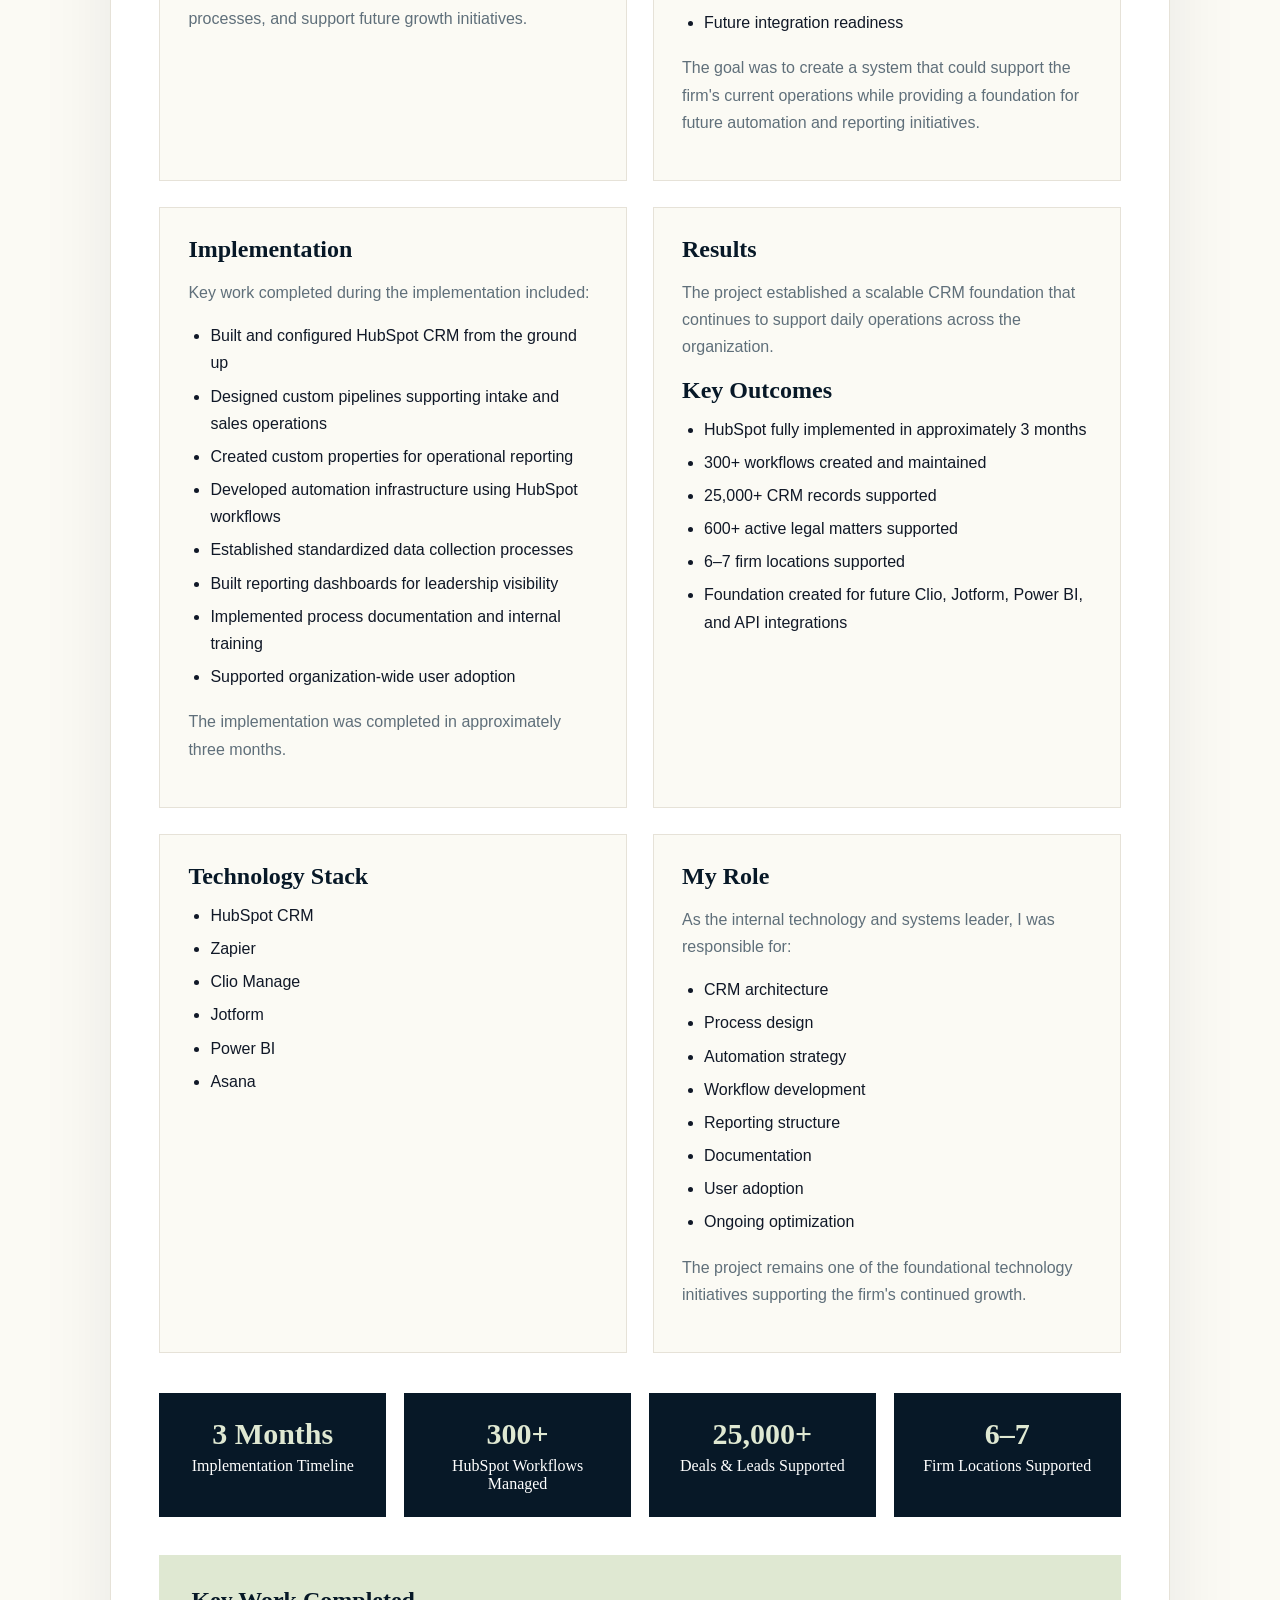
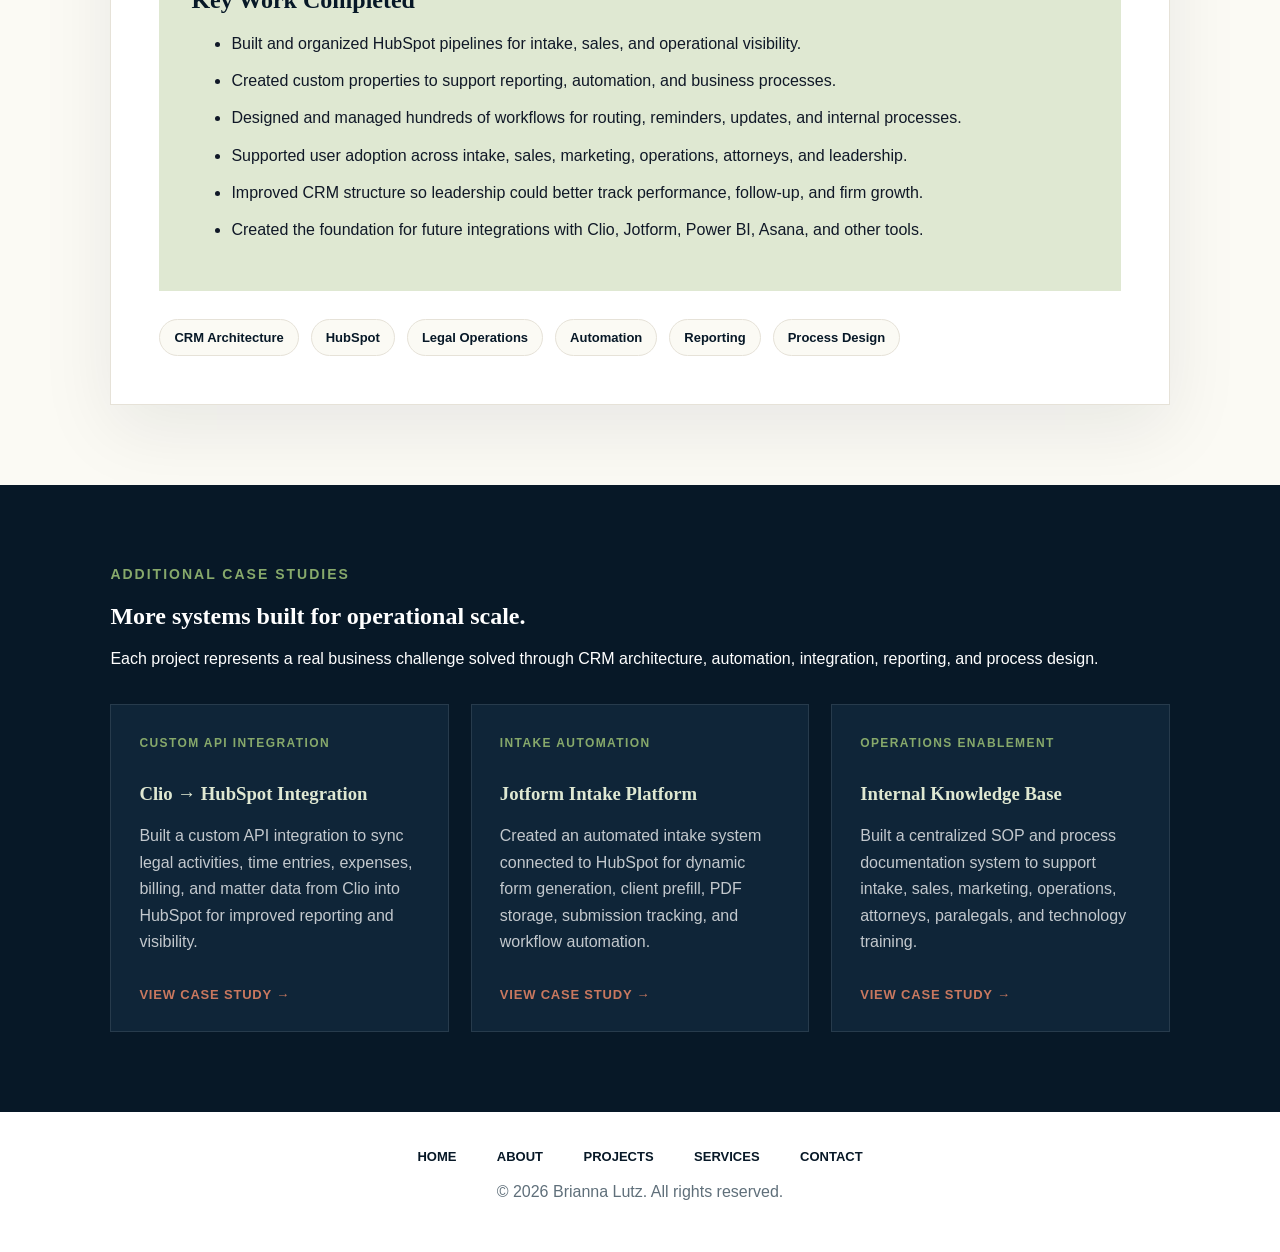
<file: projects.html>
<!DOCTYPE html>
<html lang="en">
<head>
  <meta charset="UTF-8" />
  <meta name="viewport" content="width=device-width, initial-scale=1.0" />
  <title>Projects | Brianna Lutz</title>
  <link rel="stylesheet" href="styles.css" />
</head>
<body>

  <nav class="navbar">
    <div class="brand">
      <div class="brand-name">Brianna Lutz</div>
      <div class="brand-subtitle">Operations Technology Leader</div>
    </div>

    <div class="nav-links">
  <a href="index.html">Home</a>
  <a href="about.html">About</a>

  <div class="nav-dropdown">
    <a href="projects.html" class="dropdown-toggle active">Projects</a>
    <div class="dropdown-menu">
      <a href="projects.html">All Projects</a>
      <a href="clio-hubspot-integration.html">Clio → HubSpot Integration</a>
      <a href="jotform-intake-platform.html">Jotform Intake Platform</a>
      <a href="knowledge-base-system.html">Knowledge Base System</a>
    </div>
  </div>

  <a href="services.html">Services</a>
  <a href="contact.html">Contact</a>
</div>

    <a href="contact.html" class="nav-button">Let’s Connect</a>
  </nav>

  <main>

    <section class="projects-hero">
  <div class="container">
    <span class="eyebrow">Project Case Studies</span>
    <h1>Technology projects built to solve real operational problems.</h1>
    <p>
      A collection of CRM, automation, reporting, and legal operations systems I have designed,
      built, implemented, and improved across growing business environments.
    </p>
  </div>
</section>

    <section class="case-study-section">
      <div class="container">

        <article class="case-study-card featured-case-study">
          <div class="case-study-content">
            <span class="case-study-label">Featured Case Study</span>

            <h2>HubSpot CRM Implementation at Robbins Estate Law</h2>

            <p class="case-study-intro">
              Led the implementation and rollout of HubSpot as the firm's central CRM, intake, sales, automation, and
              reporting platform. The project established the operational foundation needed to support a rapidly
              growing multi-location law firm while improving visibility, accountability, and scalability across departments.
            </p>
            <div class="case-study-banner">
  <div>
    <span>Client / Organization</span>
    <strong>Robbins Estate Law</strong>
  </div>

  <div>
    <span>Project Type</span>
    <strong>CRM Implementation</strong>
  </div>

  <div>
    <span>Focus Areas</span>
    <strong>Automation · Reporting · Legal Operations</strong>
  </div>

  <div>
    <span>Platform</span>
    <strong>HubSpot CRM</strong>
  </div>
</div>

            <div class="case-study-grid">
  <div>
    <h3>Challenge</h3>
    <p>
      As Robbins Estate Law continued to grow, the firm needed a centralized system capable of supporting:
    </p>
    <ul>
      <li>Intake operations</li>
      <li>Sales processes</li>
      <li>Client lifecycle management</li>
      <li>Reporting and analytics</li>
      <li>Cross-department visibility</li>
      <li>Automation at scale</li>
    </ul>
    <p>
      The existing systems lacked consistency, making it difficult to maintain operational visibility,
      standardize processes, and support future growth initiatives.
    </p>
  </div>

  <div>
    <h3>Strategy</h3>
    <p>
      Rather than treating HubSpot as a simple CRM implementation, the project focused on designing a scalable operational ecosystem.
    </p>
    <p>The implementation strategy included:</p>
    <ul>
      <li>CRM architecture design</li>
      <li>Pipeline development</li>
      <li>Data structure planning</li>
      <li>Automation strategy</li>
      <li>Reporting framework creation</li>
      <li>Team adoption planning</li>
      <li>Future integration readiness</li>
    </ul>
    <p>
      The goal was to create a system that could support the firm's current operations while providing
      a foundation for future automation and reporting initiatives.
    </p>
  </div>

  <div>
    <h3>Implementation</h3>
    <p>Key work completed during the implementation included:</p>
    <ul>
      <li>Built and configured HubSpot CRM from the ground up</li>
      <li>Designed custom pipelines supporting intake and sales operations</li>
      <li>Created custom properties for operational reporting</li>
      <li>Developed automation infrastructure using HubSpot workflows</li>
      <li>Established standardized data collection processes</li>
      <li>Built reporting dashboards for leadership visibility</li>
      <li>Implemented process documentation and internal training</li>
      <li>Supported organization-wide user adoption</li>
    </ul>
    <p>The implementation was completed in approximately three months.</p>
  </div>

  <div>
    <h3>Results</h3>
    <p>
      The project established a scalable CRM foundation that continues to support daily operations across the organization.
    </p>
    <h3>Key Outcomes</h3>
    <ul>
      <li>HubSpot fully implemented in approximately 3 months</li>
      <li>300+ workflows created and maintained</li>
      <li>25,000+ CRM records supported</li>
      <li>600+ active legal matters supported</li>
      <li>6–7 firm locations supported</li>
      <li>Foundation created for future Clio, Jotform, Power BI, and API integrations</li>
    </ul>
  </div>

  <div>
    <h3>Technology Stack</h3>
    <ul>
      <li>HubSpot CRM</li>
      <li>Zapier</li>
      <li>Clio Manage</li>
      <li>Jotform</li>
      <li>Power BI</li>
      <li>Asana</li>
    </ul>
  </div>

  <div>
    <h3>My Role</h3>
    <p>
      As the internal technology and systems leader, I was responsible for:
    </p>
    <ul>
      <li>CRM architecture</li>
      <li>Process design</li>
      <li>Automation strategy</li>
      <li>Workflow development</li>
      <li>Reporting structure</li>
      <li>Documentation</li>
      <li>User adoption</li>
      <li>Ongoing optimization</li>
    </ul>
    <p>
      The project remains one of the foundational technology initiatives supporting the firm's continued growth.
    </p>
  </div>
</div>

            <div class="case-study-metrics">
              <div>
                <strong>3 Months</strong>
                <span>Implementation Timeline</span>
              </div>
              <div>
                <strong>300+</strong>
                <span>HubSpot Workflows Managed</span>
              </div>
              <div>
                <strong>25,000+</strong>
                <span>Deals & Leads Supported</span>
              </div>
              <div>
                <strong>6–7</strong>
                <span>Firm Locations Supported</span>
              </div>
            </div>

            <div class="case-study-details">
              <h3>Key Work Completed</h3>

              <ul>
                <li>Built and organized HubSpot pipelines for intake, sales, and operational visibility.</li>
                <li>Created custom properties to support reporting, automation, and business processes.</li>
                <li>Designed and managed hundreds of workflows for routing, reminders, updates, and internal processes.</li>
                <li>Supported user adoption across intake, sales, marketing, operations, attorneys, and leadership.</li>
                <li>Improved CRM structure so leadership could better track performance, follow-up, and firm growth.</li>
                <li>Created the foundation for future integrations with Clio, Jotform, Power BI, Asana, and other tools.</li>
              </ul>
            </div>

            <div class="case-study-tags">
              <span>CRM Architecture</span>
              <span>HubSpot</span>
              <span>Legal Operations</span>
              <span>Automation</span>
              <span>Reporting</span>
              <span>Process Design</span>
            </div>
          </div>
        </article>

      </div>
    </section>

    <section class="more-projects-section">
  <div class="container">
    <div class="section-heading">
      <span class="eyebrow">Additional Case Studies</span>
      <h2>More systems built for operational scale.</h2>
      <p>
        Each project represents a real business challenge solved through CRM architecture,
        automation, integration, reporting, and process design.
      </p>
    </div>

    <div class="project-preview-grid">
      <div class="project-preview-card">
        <span class="project-type">Custom API Integration</span>
        <h3>Clio → HubSpot Integration</h3>
        <p>
          Built a custom API integration to sync legal activities, time entries, expenses,
          billing, and matter data from Clio into HubSpot for improved reporting and visibility.
        </p>
        <a href="clio-hubspot-integration.html">View Case Study →</a>
      </div>

      <div class="project-preview-card">
        <span class="project-type">Intake Automation</span>
        <h3>Jotform Intake Platform</h3>
        <p>
          Created an automated intake system connected to HubSpot for dynamic form generation,
          client prefill, PDF storage, submission tracking, and workflow automation.
        </p>
        <a href="jotform-intake-platform.html">View Case Study →</a>
      </div>

      <div class="project-preview-card">
        <span class="project-type">Operations Enablement</span>
        <h3>Internal Knowledge Base</h3>
        <p>
          Built a centralized SOP and process documentation system to support intake, sales,
          marketing, operations, attorneys, paralegals, and technology training.
        </p>
        <a href="knowledge-base-system.html">View Case Study →</a>
      </div>
    </div>
  </div>
</section>

  </main>

  <footer class="site-footer">
  <div class="footer-links">
    <a href="index.html">Home</a>
    <a href="about.html">About</a>
    <a href="projects.html">Projects</a>
    <a href="services.html">Services</a>
    <a href="contact.html">Contact</a>
  </div>

  <p>© 2026 Brianna Lutz. All rights reserved.</p>
</footer>

</body>
</html>
</file>
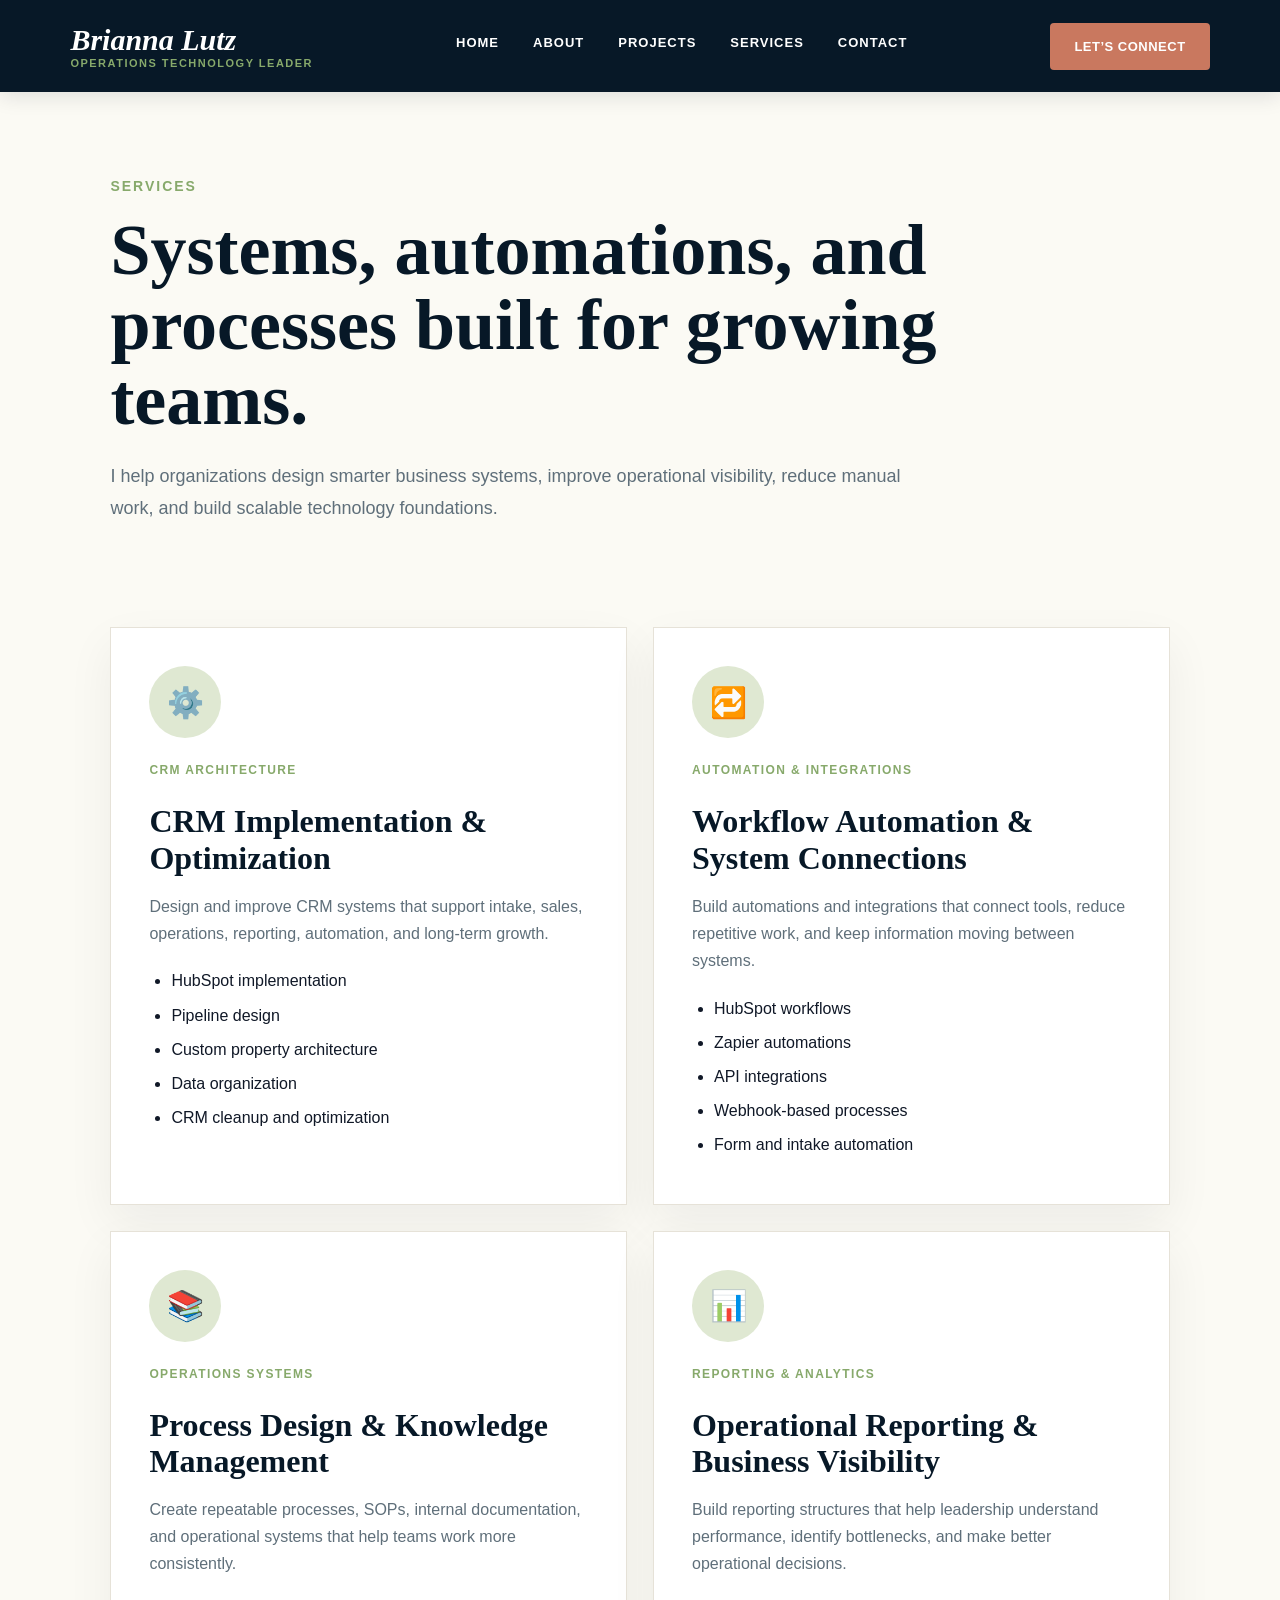
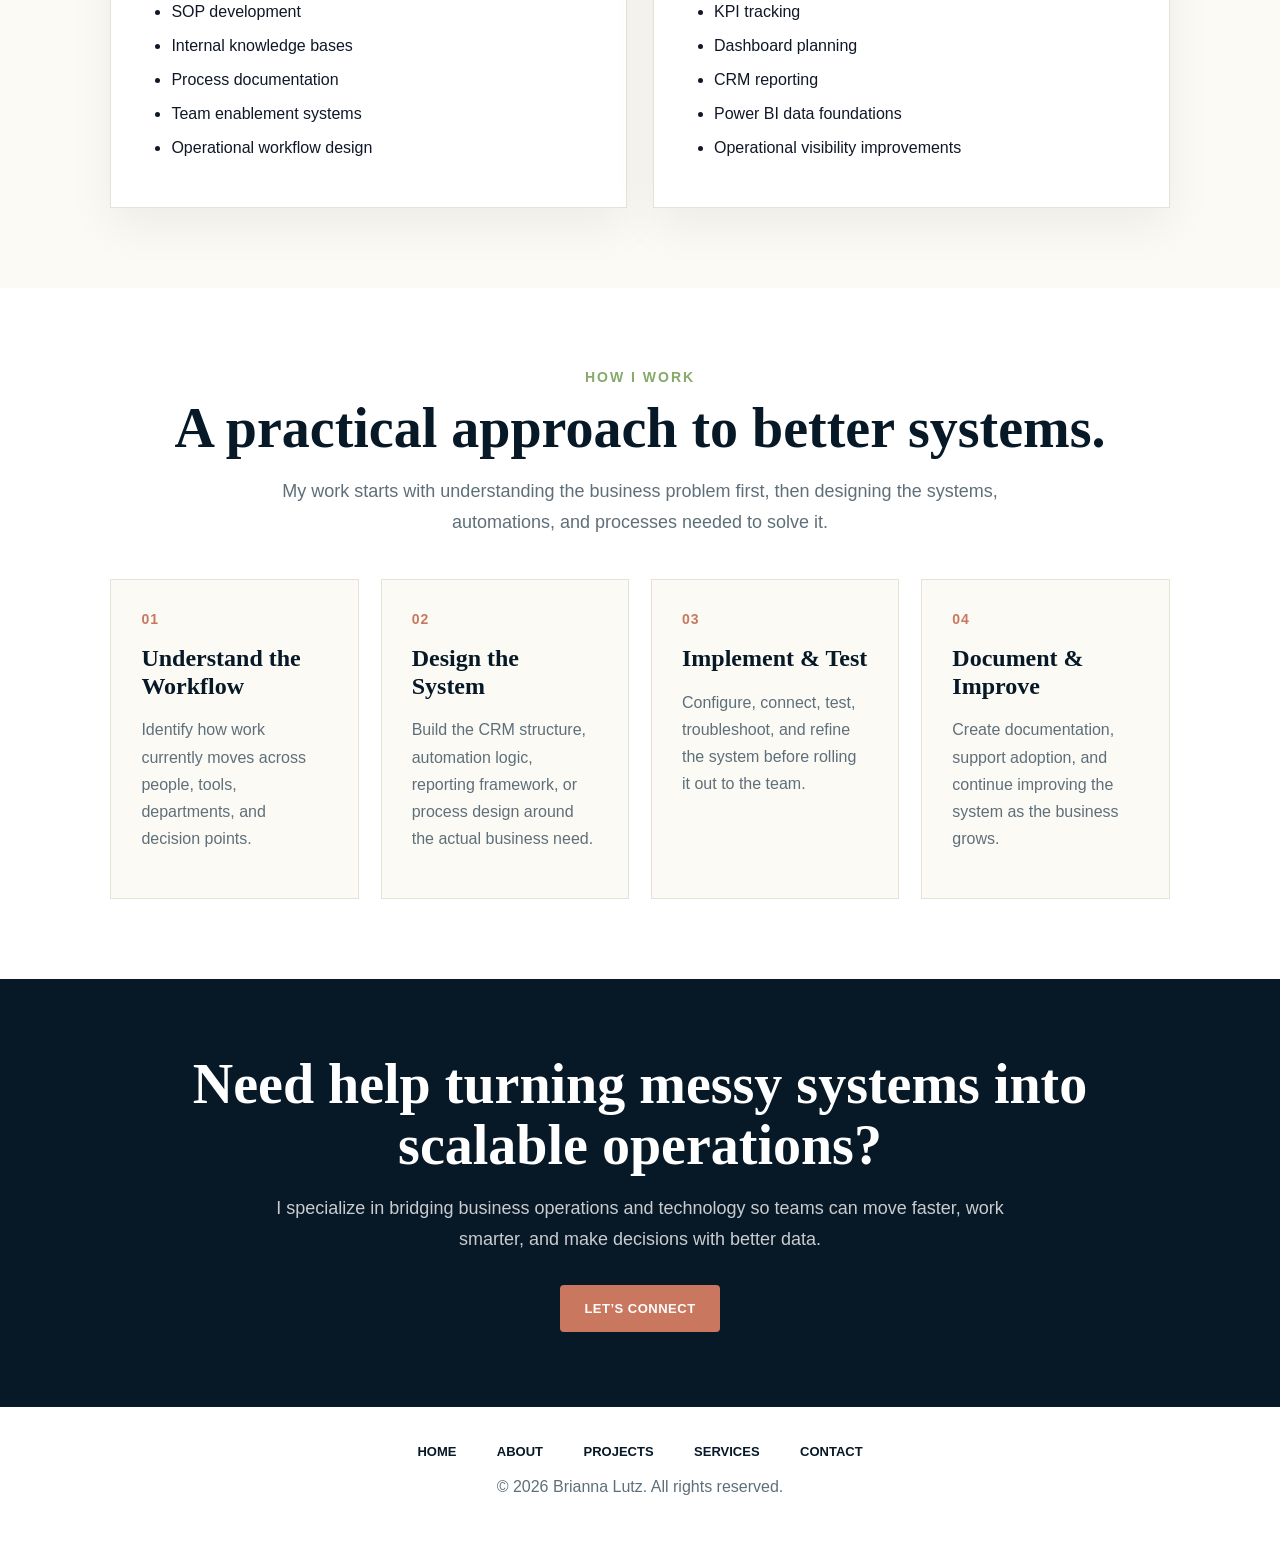
<file: services.html>
<!DOCTYPE html>
<html lang="en">
<head>
  <meta charset="UTF-8" />
  <meta name="viewport" content="width=device-width, initial-scale=1.0" />
  <title>Services | Brianna Lutz</title>
  <link rel="stylesheet" href="styles.css" />
</head>
<body>

  <nav class="navbar">
    <div class="brand">
      <div class="brand-name">Brianna Lutz</div>
      <div class="brand-subtitle">Operations Technology Leader</div>
    </div>

    <div class="nav-links">
  <a href="index.html">Home</a>
  <a href="about.html">About</a>

  <div class="nav-dropdown">
    <a href="projects.html" class="dropdown-toggle">Projects</a>
    <div class="dropdown-menu">
      <a href="projects.html">All Projects</a>
      <a href="clio-hubspot-integration.html">Clio → HubSpot Integration</a>
      <a href="jotform-intake-platform.html">Jotform Intake Platform</a>
      <a href="knowledge-base-system.html">Knowledge Base System</a>
    </div>
  </div>

  <a href="services.html">Services</a>
  <a href="contact.html">Contact</a>
</div>

    <a href="contact.html" class="nav-button">Let’s Connect</a>
  </nav>

  <main>

    <section class="projects-hero">
      <div class="container">
        <span class="eyebrow">Services</span>
        <h1>Systems, automations, and processes built for growing teams.</h1>
        <p>
          I help organizations design smarter business systems, improve operational visibility,
          reduce manual work, and build scalable technology foundations.
        </p>
      </div>
    </section>

    <section class="services-section">
      <div class="container">

        <div class="services-grid">
          <div class="service-card">
            <div class="icon">⚙️</div>
            <span class="project-type">CRM Architecture</span>
            <h2>CRM Implementation & Optimization</h2>
            <p>
              Design and improve CRM systems that support intake, sales, operations,
              reporting, automation, and long-term growth.
            </p>
            <ul>
              <li>HubSpot implementation</li>
              <li>Pipeline design</li>
              <li>Custom property architecture</li>
              <li>Data organization</li>
              <li>CRM cleanup and optimization</li>
            </ul>
          </div>

          <div class="service-card">
            <div class="icon">🔁</div>
            <span class="project-type">Automation & Integrations</span>
            <h2>Workflow Automation & System Connections</h2>
            <p>
              Build automations and integrations that connect tools, reduce repetitive work,
              and keep information moving between systems.
            </p>
            <ul>
              <li>HubSpot workflows</li>
              <li>Zapier automations</li>
              <li>API integrations</li>
              <li>Webhook-based processes</li>
              <li>Form and intake automation</li>
            </ul>
          </div>

          <div class="service-card">
            <div class="icon">📚</div>
            <span class="project-type">Operations Systems</span>
            <h2>Process Design & Knowledge Management</h2>
            <p>
              Create repeatable processes, SOPs, internal documentation, and operational
              systems that help teams work more consistently.
            </p>
            <ul>
              <li>SOP development</li>
              <li>Internal knowledge bases</li>
              <li>Process documentation</li>
              <li>Team enablement systems</li>
              <li>Operational workflow design</li>
            </ul>
          </div>

          <div class="service-card">
            <div class="icon">📊</div>
            <span class="project-type">Reporting & Analytics</span>
            <h2>Operational Reporting & Business Visibility</h2>
            <p>
              Build reporting structures that help leadership understand performance,
              identify bottlenecks, and make better operational decisions.
            </p>
            <ul>
              <li>KPI tracking</li>
              <li>Dashboard planning</li>
              <li>CRM reporting</li>
              <li>Power BI data foundations</li>
              <li>Operational visibility improvements</li>
            </ul>
          </div>
        </div>

      </div>
    </section>

    <section class="work-process-section">
  <div class="container">
    <div class="section-heading center">
      <span class="eyebrow">How I Work</span>
      <h2>A practical approach to better systems.</h2>
      <p>
        My work starts with understanding the business problem first, then designing the systems,
        automations, and processes needed to solve it.
      </p>
    </div>

    <div class="process-grid">
      <div class="process-card">
        <span>01</span>
        <h3>Understand the Workflow</h3>
        <p>
          Identify how work currently moves across people, tools, departments, and decision points.
        </p>
      </div>

      <div class="process-card">
        <span>02</span>
        <h3>Design the System</h3>
        <p>
          Build the CRM structure, automation logic, reporting framework, or process design around the actual business need.
        </p>
      </div>

      <div class="process-card">
        <span>03</span>
        <h3>Implement & Test</h3>
        <p>
          Configure, connect, test, troubleshoot, and refine the system before rolling it out to the team.
        </p>
      </div>

      <div class="process-card">
        <span>04</span>
        <h3>Document & Improve</h3>
        <p>
          Create documentation, support adoption, and continue improving the system as the business grows.
        </p>
      </div>
    </div>
  </div>
</section>

    <section class="services-cta">
      <div class="container">
        <h2>Need help turning messy systems into scalable operations?</h2>
        <p>
          I specialize in bridging business operations and technology so teams can move faster,
          work smarter, and make decisions with better data.
        </p>
        <a href="contact.html" class="button primary">Let’s Connect</a>
      </div>
    </section>

  </main>

  <footer class="site-footer">
  <div class="footer-links">
    <a href="index.html">Home</a>
    <a href="about.html">About</a>
    <a href="projects.html">Projects</a>
    <a href="services.html">Services</a>
    <a href="contact.html">Contact</a>
  </div>

  <p>© 2026 Brianna Lutz. All rights reserved.</p>
</footer>

</body>
</html>
</file>
<file: styles.css>
:root {
  --navy: #071827;
  --navy-2: #0f2538;
  --cream: #fbfaf4;
  --sage: #87a96b;
  --soft-sage: #dfe8d2;
  --terracotta: #c9785f;
  --terracotta-dark: #b86550;
  --text: #101827;
  --muted: #5f6f7a;
  --border: #e6e2d8;
  --white: #ffffff;
}

* {
  box-sizing: border-box;
}

body {
  margin: 0;
  font-family: Georgia, "Times New Roman", serif;
  background: var(--cream);
  color: var(--text);
}

p,
a,
.nav-links,
.brand-subtitle,
.stat p,
.project-card p,
footer {
  font-family: Arial, Helvetica, sans-serif;
}

.navbar {
  height: 92px;
  background: var(--navy);
  color: white;
  display: flex;
  align-items: center;
  justify-content: space-between;
  padding: 0 5.5%;
}

.brand-name {
  font-size: 30px;
  font-weight: 700;
  font-style: italic;
}

.brand-subtitle {
  color: var(--sage);
  text-transform: uppercase;
  letter-spacing: 1.5px;
  font-size: 11px;
  font-weight: 700;
}

.nav-links {
  display: flex;
  gap: 34px;
}

.nav-links a {
  color: white;
  text-decoration: none;
  text-transform: uppercase;
  font-size: 13px;
  font-weight: 700;
  letter-spacing: 1px;
  padding-bottom: 8px;
}

.nav-links a.active,
.nav-links a:hover {
  color: var(--soft-sage);
  border-bottom: 2px solid var(--sage);
}

.nav-button,
.button {
  font-family: Arial, Helvetica, sans-serif;
  background: var(--terracotta);
  color: white;
  text-decoration: none;
  text-transform: uppercase;
  letter-spacing: .5px;
  font-size: 13px;
  font-weight: 800;
  padding: 16px 24px;
  border-radius: 4px;
  display: inline-block;
}

.nav-button:hover,
.button.primary:hover {
  background: var(--terracotta-dark);
}

.hero {
  min-height: 540px;
  background:
    linear-gradient(90deg, rgba(7, 24, 39, 0.96) 0%, rgba(7, 24, 39, 0.88) 48%, rgba(7, 24, 39, 0.55) 100%),
    radial-gradient(circle at 75% 20%, rgba(135, 169, 107, 0.35), transparent 22%),
    linear-gradient(135deg, var(--navy), var(--navy-2));
  color: white;
  display: flex;
  align-items: center;
  padding: 70px 5.5%;
}

.hero-content {
  max-width: 620px;
}

.eyebrow {
  font-family: Arial, Helvetica, sans-serif;
  text-transform: uppercase;
  color: var(--sage);
  font-size: 14px;
  letter-spacing: 2px;
  font-weight: 800;
}

.hero h1 {
  font-size: clamp(44px, 6vw, 72px);
  line-height: 1.04;
  margin: 18px 0 22px;
}

.hero p {
  font-size: 20px;
  line-height: 1.7;
  color: #eef4f0;
}

.hero-buttons {
  margin-top: 34px;
  display: flex;
  gap: 18px;
}

.button.outline {
  background: transparent;
  border: 1px solid var(--sage);
  color: white;
}

.stats {
  background: white;
  display: grid;
  grid-template-columns: repeat(5, 1fr);
  padding: 42px 5.5%;
  gap: 0;
  border-bottom: 1px solid var(--border);
}

.stat {
  display: grid;
  grid-template-columns: 44px 1fr;
  column-gap: 16px;
  align-items: center;
  padding: 0 18px;
  border-right: 1px solid var(--border);
}

.stat:last-child {
  border-right: none;
}

.stat span {
  color: var(--sage);
  font-size: 28px;
}

.stat h2 {
  margin: 0;
  font-size: 31px;
  color: var(--navy);
}

.stat p {
  margin: 2px 0 0;
  font-size: 13px;
  color: var(--text);
  line-height: 1.4;
}

.section {
  padding: 70px 5.5%;
}

.center {
  text-align: center;
}

.projects-preview h2 {
  font-size: 42px;
  text-align: center;
  margin: 12px auto 22px;
  max-width: 850px;
}

.projects-preview h2::after,
.about-text h2::after {
  content: "";
  display: block;
  width: 48px;
  height: 3px;
  background: var(--sage);
  margin: 18px auto 0;
}

.card-grid {
  margin-top: 34px;
  display: grid;
  grid-template-columns: repeat(3, 1fr);
  gap: 26px;
}

.project-card {
  background: white;
  border: 1px solid var(--border);
  padding: 34px;
  min-height: 330px;
}

.icon {
  width: 72px;
  height: 72px;
  background: var(--soft-sage);
  border-radius: 50%;
  display: flex;
  align-items: center;
  justify-content: center;
  margin-bottom: 22px;
  font-size: 30px;
}

.project-card h3 {
  font-size: 27px;
  line-height: 1.1;
  margin: 0 0 22px;
  color: var(--navy);
}

.project-card p {
  color: #26323b;
  line-height: 1.7;
  font-size: 15px;
}

.project-card a {
  color: var(--terracotta-dark);
  text-transform: uppercase;
  font-weight: 800;
  text-decoration: none;
  font-size: 13px;
  letter-spacing: .8px;
}

.about-preview {
  display: grid;
  grid-template-columns: 40% 60%;
  background: white;
}

.about-image {
  min-height: 430px;
  overflow: hidden;
}

.about-image img {
  width: 100%;
  height: 100%;
  min-height: 430px;
  object-fit: cover;
  object-position: center top;
  display: block;
}

.image-placeholder {
  width: 230px;
  height: 230px;
  background: var(--navy);
  color: white;
  border-radius: 50%;
  display: flex;
  align-items: center;
  justify-content: center;
  font-size: 72px;
  font-weight: 700;
  border: 10px solid white;
}

.about-text {
  padding: 70px 8%;
}

.about-text h2 {
  font-size: 42px;
  margin: 12px 0 25px;
}

.about-text h2::after {
  margin-left: 0;
}

.about-text p {
  font-size: 17px;
  line-height: 1.8;
  color: #283743;
  max-width: 680px;
}

.cta {
  background: var(--navy);
  color: white;
  padding: 38px 8%;
  display: flex;
  justify-content: space-between;
  align-items: center;
}

.cta h2 {
  font-size: 32px;
  max-width: 760px;
}

footer {
  background: white;
  padding: 35px 5.5%;
  text-align: center;
  color: var(--muted);
}

.footer-links {
  margin-bottom: 18px;
}

.footer-links a {
  text-transform: uppercase;
  color: var(--navy);
  margin: 0 18px;
  text-decoration: none;
  font-size: 13px;
  font-weight: 700;
}

@media (max-width: 950px) {
  .navbar {
    height: auto;
    padding: 24px;
    flex-direction: column;
    gap: 20px;
  }

  .nav-links {
    flex-wrap: wrap;
    justify-content: center;
    gap: 18px;
  }

  .stats,
  .card-grid,
  .about-preview {
    grid-template-columns: 1fr;
  }

  .stat {
    border-right: none;
    border-bottom: 1px solid var(--border);
    padding: 18px 0;
  }

  .cta {
    flex-direction: column;
    text-align: center;
    gap: 20px;
  }
}
.about-page {
  background: var(--cream);
}

.about-hero {
  display: grid;
  grid-template-columns: 55% 45%;
  height: 550px;
  background: var(--navy);
  color: white;
  overflow: hidden;
}

.about-hero-text {
  padding: 50px 8%;
  display: flex;
  flex-direction: column;
  justify-content: center;
}

.about-hero-text h1 {
  font-size: clamp(48px, 6vw, 76px);
  line-height: 1.02;
  margin: 18px 0;
}

.about-hero-text p {
  font-size: 21px;
  line-height: 1.7;
  color: #eef4f0;
  max-width: 650px;
}

.about-hero-image {
  display: flex;
  align-items: center;
  justify-content: center;
  overflow: hidden;
  padding: 0 5% 0 0;
}

.about-hero-image img {
  width: 100%;
  height: 100%;
  max-height: 500px;
  object-fit: cover;
  object-position: center 40%;
}

.story-section {
  max-width: 950px;
  margin: 0 auto;
  padding: 85px 24px;
}

.story-section h2,
.timeline-section h2 {
  font-size: 44px;
  line-height: 1.12;
  color: var(--navy);
  margin-bottom: 28px;
}

.story-section p {
  font-size: 18px;
  line-height: 1.9;
  color: #283743;
  margin-bottom: 22px;
}

.timeline-section {
  background: white;
  padding: 85px 5.5%;
}

.timeline-section h2 {
  text-align: center;
  max-width: 850px;
  margin: 12px auto 50px;
}

.timeline {
  display: grid;
  grid-template-columns: repeat(3, 1fr);
  gap: 26px;
  max-width: 1150px;
  margin: 0 auto;
}

.timeline-item {
  background: var(--cream);
  border: 1px solid var(--border);
  padding: 32px;
}

.timeline-item h3 {
  font-size: 25px;
  margin-top: 0;
  color: var(--navy);
}

.timeline-item p {
  font-size: 16px;
  line-height: 1.75;
  color: #283743;
}

.about-stats {
  border-top: 1px solid var(--border);
}

@media (max-width: 950px) {
  .about-hero {
    grid-template-columns: 1fr;
  }

  .about-hero-text {
    padding: 70px 7%;
  }

  .about-hero-image {
    max-height: 520px;
  }

  .timeline {
    grid-template-columns: 1fr;
  }
}
/* Projects Page */

.container {
  max-width: 1200px;
  margin: 0 auto;
  padding: 0 5.5%;
}

.projects-hero {
  background: var(--cream);
  padding: 85px 0 55px;
}

.projects-hero h1 {
  max-width: 900px;
  font-size: clamp(44px, 6vw, 72px);
  line-height: 1.04;
  color: var(--navy);
  margin: 18px 0 22px;
}

.projects-hero p {
  max-width: 820px;
  font-size: 18px;
  color: var(--muted);
  line-height: 1.8;
}

.case-study-section {
  background: var(--cream);
  padding: 30px 0 80px;
}

.case-study-card {
  background: var(--white);
  border: 1px solid var(--border);
  border-top: 8px solid var(--sage);
  padding: 48px;
  box-shadow: 0 24px 70px rgba(7, 24, 39, 0.08);
}

.case-study-label {
  display: inline-block;
  color: var(--terracotta);
  font-family: Arial, Helvetica, sans-serif;
  font-weight: 800;
  text-transform: uppercase;
  letter-spacing: 1.5px;
  font-size: 13px;
  margin-bottom: 18px;
}

.case-study-card h2 {
  color: var(--navy);
  font-size: clamp(38px, 5vw, 58px);
  line-height: 1.05;
  margin: 0 0 20px;
}

.case-study-intro {
  max-width: 850px;
  font-size: 18px;
  color: var(--muted);
  line-height: 1.8;
  margin-bottom: 38px;
}

.case-study-grid {
  display: grid;
  grid-template-columns: repeat(2, 1fr);
  gap: 26px;
  margin-bottom: 40px;
}

.case-study-grid div {
  background: var(--cream);
  border: 1px solid var(--border);
  padding: 28px;
}

.case-study-grid h3,
.case-study-details h3 {
  color: var(--navy);
  font-size: 24px;
  margin: 0 0 12px;
}

.case-study-grid p {
  color: var(--muted);
  line-height: 1.7;
}

.case-study-metrics {
  display: grid;
  grid-template-columns: repeat(4, 1fr);
  gap: 18px;
  margin: 38px 0;
}

.case-study-metrics div {
  background: var(--navy);
  color: var(--white);
  padding: 24px 18px;
  text-align: center;
}

.case-study-metrics strong {
  display: block;
  font-size: 30px;
  color: var(--soft-sage);
  margin-bottom: 6px;
}

.case-study-details {
  background: var(--soft-sage);
  padding: 32px;
}

.case-study-details li {
  font-family: Arial, Helvetica, sans-serif;
  color: var(--text);
  line-height: 1.7;
  margin-bottom: 10px;
}

.case-study-tags {
  display: flex;
  flex-wrap: wrap;
  gap: 12px;
  margin-top: 28px;
}

.case-study-tags span {
  font-family: Arial, Helvetica, sans-serif;
  background: var(--cream);
  color: var(--navy);
  border: 1px solid var(--border);
  padding: 10px 14px;
  border-radius: 999px;
  font-size: 13px;
  font-weight: 700;
}

.more-projects-section {
  background: var(--navy);
  padding: 80px 0;
}

.more-projects-section h2,
.more-projects-section p {
  color: var(--white);
}

.project-preview-grid {
  display: grid;
  grid-template-columns: repeat(3, 1fr);
  gap: 22px;
  margin-top: 36px;
}

.project-preview-card {
  background: var(--navy-2);
  border: 1px solid rgba(255, 255, 255, 0.1);
  color: var(--white);
  padding: 28px;
}

.project-preview-card h3 {
  color: var(--soft-sage);
}

.project-preview-card p {
  color: rgba(255, 255, 255, 0.75);
  line-height: 1.65;
}

@media (max-width: 900px) {
  .case-study-card {
    padding: 32px;
  }

  .case-study-grid,
  .case-study-metrics,
  .project-preview-grid {
    grid-template-columns: 1fr;
  }
}
.case-study-grid ul {
  font-family: Arial, Helvetica, sans-serif;
  color: var(--text);
  line-height: 1.7;
  margin: 12px 0 18px;
  padding-left: 22px;
}

.case-study-grid li {
  margin-bottom: 6px;
}

.case-study-grid div {
  min-height: auto;
}
.case-study-banner {
  background: var(--navy);
  color: var(--white);
  display: grid;
  grid-template-columns: repeat(4, 1fr);
  gap: 22px;
  padding: 30px;
  margin: 34px 0 42px;
}

.case-study-banner div {
  border-right: 1px solid rgba(255, 255, 255, 0.18);
  padding-right: 20px;
}

.case-study-banner div:last-child {
  border-right: none;
}

.case-study-banner span {
  display: block;
  font-family: Arial, Helvetica, sans-serif;
  color: var(--sage);
  text-transform: uppercase;
  font-size: 12px;
  font-weight: 800;
  letter-spacing: 1.4px;
  margin-bottom: 8px;
}

.case-study-banner strong {
  display: block;
  font-size: 20px;
  line-height: 1.3;
}

@media (max-width: 900px) {
  .case-study-banner {
    grid-template-columns: 1fr;
  }

  .case-study-banner div {
    border-right: none;
    border-bottom: 1px solid rgba(255, 255, 255, 0.18);
    padding-bottom: 18px;
  }

  .case-study-banner div:last-child {
    border-bottom: none;
    padding-bottom: 0;
  }
}
.project-type {
  display: inline-block;
  font-family: Arial, Helvetica, sans-serif;
  color: var(--sage);
  text-transform: uppercase;
  letter-spacing: 1.4px;
  font-size: 12px;
  font-weight: 800;
  margin-bottom: 14px;
}

.project-preview-card a {
  display: inline-block;
  margin-top: 16px;
  color: var(--terracotta);
  font-family: Arial, Helvetica, sans-serif;
  text-transform: uppercase;
  text-decoration: none;
  font-size: 13px;
  font-weight: 800;
  letter-spacing: 0.8px;
}
.back-to-projects {
  background: var(--cream);
  padding: 0 0 70px;
}

.back-to-projects a {
  font-family: Arial, Helvetica, sans-serif;
  color: var(--terracotta-dark);
  text-transform: uppercase;
  text-decoration: none;
  font-size: 13px;
  font-weight: 800;
  letter-spacing: 0.8px;
}
.project-preview-card {
  transition: transform 0.2s ease, box-shadow 0.2s ease;
}

.project-preview-card:hover {
  transform: translateY(-6px);
  box-shadow: 0 18px 40px rgba(0, 0, 0, 0.18);
}

.project-preview-card a:hover {
  color: var(--soft-sage);
}
/* Services Page */

.services-section {
  background: var(--cream);
  padding: 30px 0 80px;
}

.services-grid {
  display: grid;
  grid-template-columns: repeat(2, 1fr);
  gap: 26px;
}

.service-card {
  background: var(--white);
  border: 1px solid var(--border);
  padding: 38px;
  box-shadow: 0 18px 45px rgba(7, 24, 39, 0.06);
}

.service-card h2 {
  color: var(--navy);
  font-size: 32px;
  line-height: 1.15;
  margin: 12px 0 16px;
}

.service-card p {
  color: var(--muted);
  line-height: 1.7;
  font-size: 16px;
}

.service-card ul {
  font-family: Arial, Helvetica, sans-serif;
  color: var(--text);
  line-height: 1.7;
  margin: 20px 0 0;
  padding-left: 22px;
}

.service-card li {
  margin-bottom: 7px;
}

.services-cta {
  background: var(--navy);
  color: var(--white);
  padding: 75px 0;
  text-align: center;
}

.services-cta h2 {
  font-size: clamp(34px, 5vw, 56px);
  line-height: 1.08;
  max-width: 900px;
  margin: 0 auto 18px;
}

.services-cta p {
  max-width: 760px;
  margin: 0 auto 30px;
  color: rgba(255, 255, 255, 0.78);
  font-size: 18px;
  line-height: 1.7;
}

@media (max-width: 900px) {
  .services-grid {
    grid-template-columns: 1fr;
  }

  .service-card {
    padding: 30px;
  }
}
/* Work Process Section */

.work-process-section {
  background: var(--white);
  padding: 80px 0;
}

.work-process-section .section-heading h2 {
  font-size: clamp(36px, 5vw, 56px);
  line-height: 1.08;
  color: var(--navy);
  margin: 12px auto 18px;
}

.work-process-section .section-heading p {
  max-width: 760px;
  margin: 0 auto;
  color: var(--muted);
  font-size: 18px;
  line-height: 1.7;
}

.process-grid {
  display: grid;
  grid-template-columns: repeat(4, 1fr);
  gap: 22px;
  margin-top: 42px;
}

.process-card {
  background: var(--cream);
  border: 1px solid var(--border);
  padding: 30px;
}

.process-card span {
  display: inline-block;
  font-family: Arial, Helvetica, sans-serif;
  color: var(--terracotta);
  font-weight: 800;
  font-size: 14px;
  letter-spacing: 1px;
  margin-bottom: 18px;
}

.process-card h3 {
  color: var(--navy);
  font-size: 24px;
  line-height: 1.15;
  margin: 0 0 14px;
}

.process-card p {
  color: var(--muted);
  line-height: 1.7;
}

@media (max-width: 900px) {
  .process-grid {
    grid-template-columns: 1fr;
  }
}
/* Contact Page */

.contact-section {
  padding: 30px 0 90px;
}

.contact-grid {
  display: grid;
  grid-template-columns: repeat(2, 1fr);
  gap: 26px;
}

.contact-card {
  background: white;
  border: 1px solid var(--border);
  padding: 40px;
}

.contact-card h2 {
  color: var(--navy);
  font-size: 34px;
  margin-top: 0;
}

.contact-card ul {
  font-family: Arial, Helvetica, sans-serif;
  line-height: 1.8;
  padding-left: 22px;
}

.contact-card li {
  margin-bottom: 10px;
}

.contact-cta-card {
  margin-top: 30px;
  background: var(--navy);
  color: white;
  padding: 60px;
  text-align: center;
}

.contact-cta-card h2 {
  font-size: clamp(36px, 5vw, 56px);
  margin-top: 0;
}

.contact-cta-card p {
  max-width: 700px;
  margin: 0 auto 30px;
  color: rgba(255,255,255,.8);
  line-height: 1.8;
}

@media (max-width: 900px) {
  .contact-grid {
    grid-template-columns: 1fr;
  }

  .contact-cta-card {
    padding: 40px 30px;
  }
}
/* Global Polish */

html {
  scroll-behavior: smooth;
}

main {
  animation: pageFade 0.35s ease-in;
}

@keyframes pageFade {
  from {
    opacity: 0;
    transform: translateY(8px);
  }

  to {
    opacity: 1;
    transform: translateY(0);
  }
}

.navbar {
  box-shadow: 0 4px 20px rgba(7, 24, 39, 0.12);
}

.button,
.nav-button,
.project-card,
.service-card,
.case-study-card,
.project-preview-card,
.contact-card,
.process-card {
  transition: transform 0.2s ease, box-shadow 0.2s ease, background 0.2s ease, color 0.2s ease;
}

.button:hover,
.nav-button:hover {
  transform: translateY(-2px);
}
/* Sticky Navigation + Project Dropdown */

.navbar {
  position: sticky;
  top: 0;
  z-index: 999;
}

.nav-dropdown {
  position: relative;
  display: flex;
  align-items: center;
}

.nav-dropdown::after {
  content: "";
  position: absolute;
  top: 100%;
  left: 0;
  width: 260px;
  height: 16px;
}

.dropdown-menu {
  position: absolute;
  top: 100%;
  left: 0;
  min-width: 260px;
  background: var(--white);
  border: 1px solid var(--border);
  box-shadow: 0 18px 45px rgba(7, 24, 39, 0.18);
  padding: 12px 0;
  display: none;
  z-index: 1000;
}

.dropdown-menu a {
  display: block;
  color: var(--navy);
  padding: 12px 18px;
  border-bottom: none !important;
  font-size: 12px;
  line-height: 1.3;
}

.dropdown-menu a:hover {
  background: var(--soft-sage);
  color: var(--navy);
}

.nav-dropdown:hover .dropdown-menu {
  display: block;
}
/* Homepage Hero Visual Upgrade */

.hero {
  position: relative;
  overflow: hidden;
  background:
    linear-gradient(90deg, rgba(7, 24, 39, 0.98) 0%, rgba(7, 24, 39, 0.9) 48%, rgba(7, 24, 39, 0.45) 100%),
    url("hero-bg.jpg");
  background-size: cover;
  background-position: center right;
}

.hero::after {
  content: "";
  position: absolute;
  right: 8%;
  bottom: 8%;
  width: 260px;
  height: 260px;
  border: 1px solid rgba(135, 169, 107, 0.28);
  border-radius: 50%;
  opacity: 0.45;
}

.hero-content {
  position: relative;
  z-index: 2;
}
</file>
